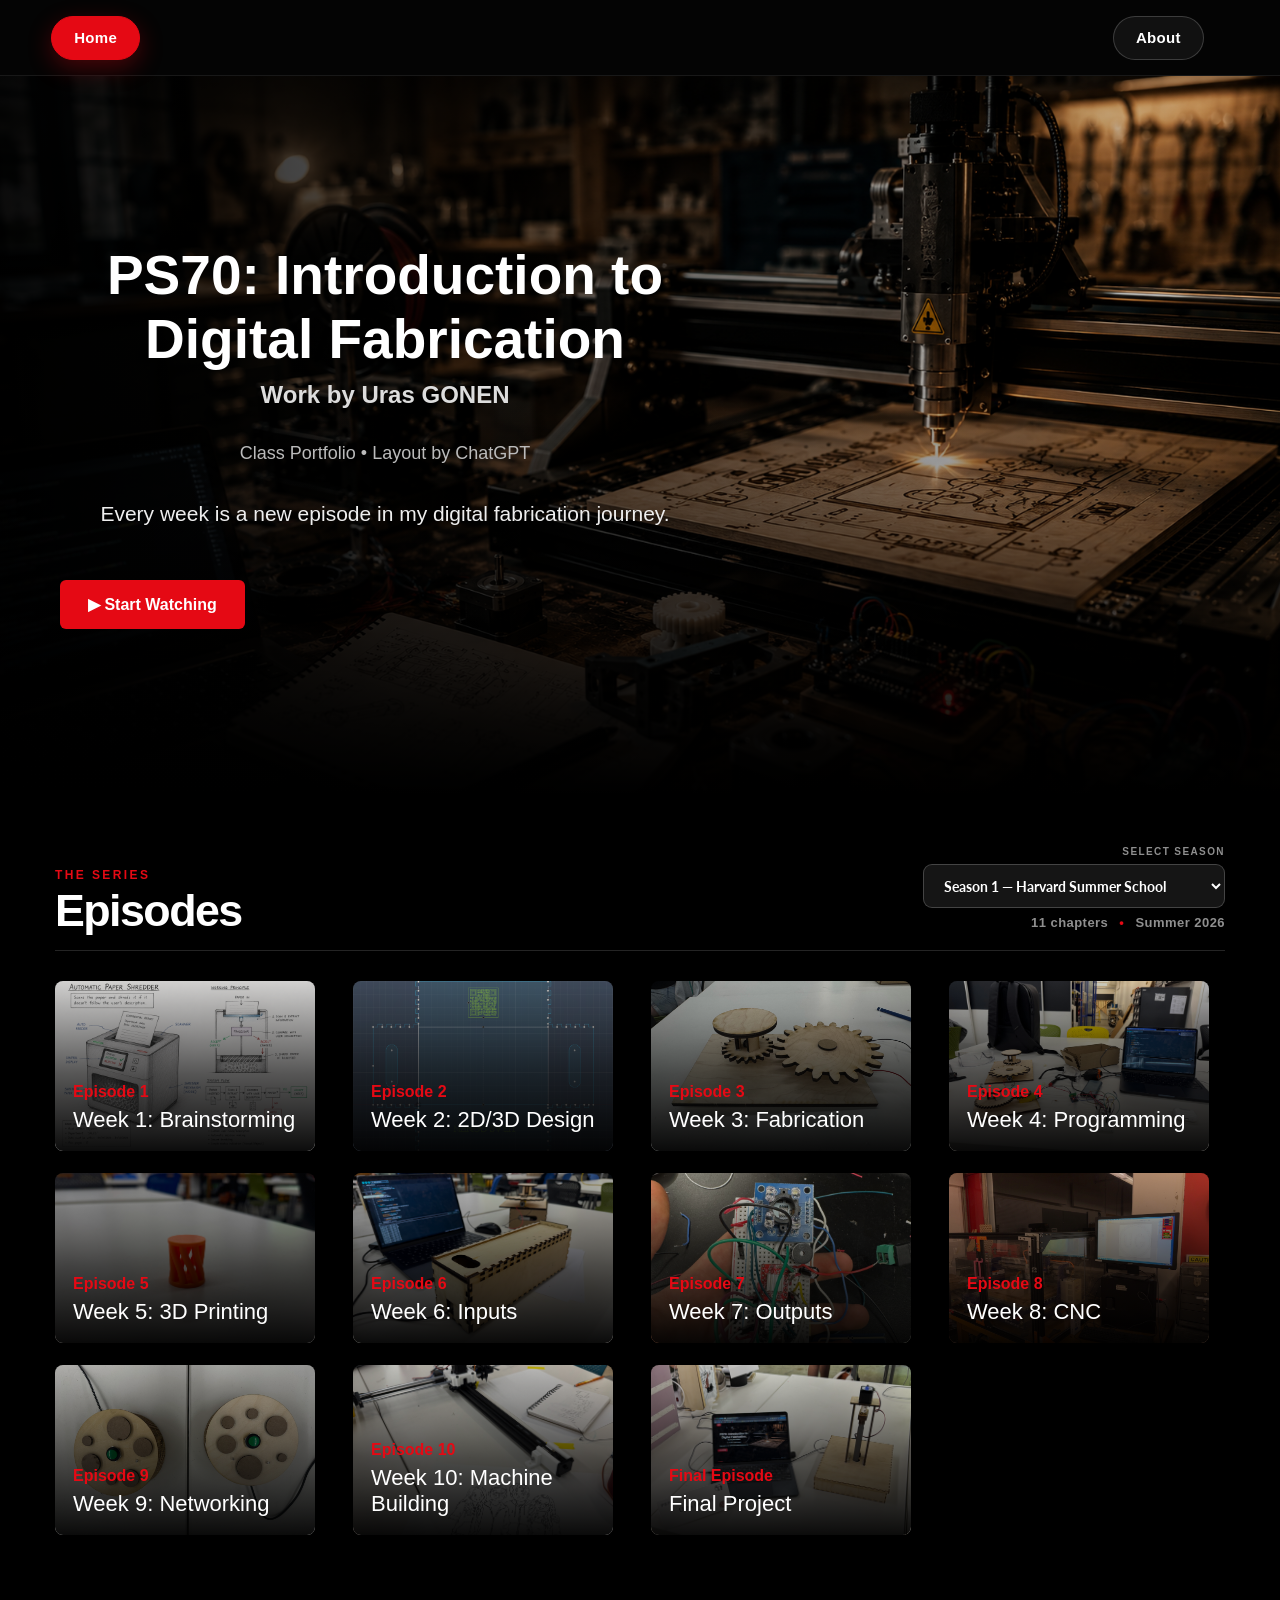
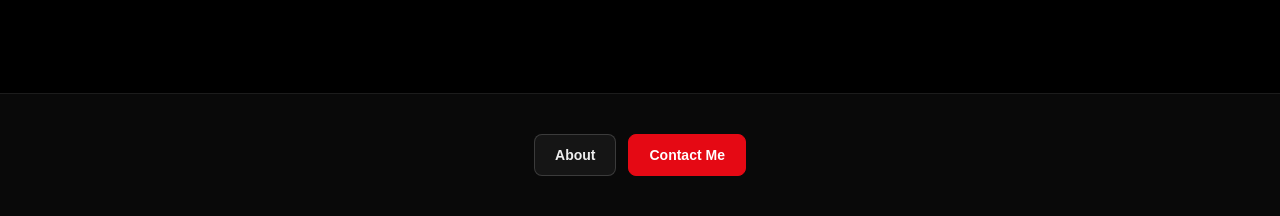
<file: index.html>
<!DOCTYPE html>
<html lang="en">

<head>
    <title>See config.js</title>
    <meta charset="UTF-8">
    <meta name="viewport" content="width=device-width, initial-scale=1.0">
    <meta http-equiv="X-UA-Compatible" content="ie=edge">
    <script>
        let introAlreadyPlayed = false;

        try {
            introAlreadyPlayed = Boolean(sessionStorage.getItem("ps70-intro-played"));
        } catch (error) {
            introAlreadyPlayed = Boolean(history.state && history.state.ps70IntroPlayed);
        }

        if (introAlreadyPlayed) {
            document.documentElement.classList.add("intro-seen");
        }
    </script>
    <link rel="stylesheet" href="./style.css">
</head>

<body>

    <div class="site-intro" aria-hidden="true">
        <div class="intro-light-field"></div>
        <div class="intro-medallion">
            <span class="intro-monogram">UG</span>
        </div>
        <p class="intro-caption">Digital Fabrication</p>
    </div>

    <div class="finale-intro" aria-hidden="true">
        <div class="finale-intro-light-field" aria-hidden="true"></div>
        <div class="finale-intro-vignette" aria-hidden="true"></div>

        <div class="finale-intro-sequence" aria-live="polite">
            <section class="finale-frame finale-frame--title">
                <p class="finale-eyebrow">A Final Project by Uras Gonen</p>
                <h2>Chromatic <span>Sorter</span></h2>
            </section>

            <section class="finale-frame finale-frame--stat finale-frame--hours">
                <strong>26</strong>
                <p>hours straight<br>in the lab</p>
            </section>

            <section class="finale-frame finale-frame--stat finale-frame--burnt">
                <strong>Many</strong>
                <p>things burnt through</p>
            </section>

            <section class="finale-frame finale-frame--stat finale-frame--caffeine">
                <strong>4</strong>
                <p>caffeine drinks</p>
            </section>

            <section class="finale-frame finale-frame--last">
                <p>The Final Episode</p>
                <h2>Begins Now</h2>
            </section>
        </div>

        <button class="finale-skip" type="button">Skip intro</button>
    </div>

    <nav>
        <a id="home" class="nav-button" href="./index.html" aria-current="page">Home</a>
        
        <a class="nav-button" href="./about.html">About</a>
    </nav>

    <section class="hero">
        <div class="hero-content">
            <h1>PS70: Introduction to Digital Fabrication</h1>
            <h2>Work by <span id="student-name"></span></h2>

            <p class="series-tag">Class Portfolio • Layout by ChatGPT</p>

            <p class="description">
                Every week is a new episode in my digital fabrication journey.
            </p>

            <a class="play-button" href="#work">▶ Start Watching</a>
        </div>
    </section>

    <section id="final-project">
        <!-- Put an image or video of your final project here when it's complete! -->
    </section>

    <section id="work" class="episodes">

        <header class="episodes-heading">
            <div>
                <p class="episodes-kicker">The Series</p>
                <h2>Episodes</h2>
            </div>
            <div class="season-controls">
                <label for="season-selector">Select season</label>
                <select id="season-selector">
                    <option value="season-1">Season 1 — Harvard Summer School</option>
                    <option value="season-2">Season 2 — Personal Projects</option>
                </select>
                <p id="season-summary" class="episodes-count" aria-live="polite">
                    11 chapters <span aria-hidden="true">•</span> Summer 2026
                </p>
            </div>
        </header>

        <div class="episode-row" data-season-panel="season-1">

            <a class="episode-card" href="./01_intro/index.html" style="background-image: url('./images/papershredderskechgpt.png')">
                <div class="episode-number">Episode 1</div>
                <h3>Week 1: Brainstorming</h3>
            </a>

            <a class="episode-card" href="./02_2Ddesign/index.html" style="background-image: url('./images/week2.png')">
                <div class="episode-number">Episode 2</div>
                <h3>Week 2: 2D/3D Design</h3>
            </a>

            <a class="episode-card" href="./03_fabrication/index.html" style="background-image: url('./images/foto1.png')">
                <div class="episode-number">Episode 3</div>
                <h3>Week 3: Fabrication</h3>
            </a>

            <a class="episode-card" href="./04_microcontroller/index.html" style="background-image: url('./images/week4.jpeg')">
                <div class="episode-number">Episode 4</div>
                <h3>Week 4: Programming</h3>
            </a>

            <a class="episode-card" href="./05_3Dprinting/index.html" style="background-image: url('./images/finale.jpeg')">
                <div class="episode-number">Episode 5</div>
                <h3>Week 5: 3D Printing</h3>
            </a>

            <a class="episode-card" href="./06_inputs/index.html" style="background-image: url('./images/box1.jpeg')">
                <div class="episode-number">Episode 6</div>
                <h3>Week 6: Inputs</h3>
            </a>

            <a class="episode-card" href="./07_outputs/index.html" style="background-image: url('./images/MVP.jpeg')">
                <div class="episode-number">Episode 7</div>
                <h3>Week 7: Outputs</h3>
            </a>

            <a class="episode-card" href="./08_cnc/index.html" style="background-image: url('./images/cnc.JPG')">
                <div class="episode-number">Episode 8</div>
                <h3>Week 8: CNC</h3>
            </a>

            <a class="episode-card" href="https://mertsgthub.github.io/PHYS-12/09_networking/index.html" style="background-image: url('./images/mert.jpeg')">
                <div class="episode-number">Episode 9</div>
                <h3>Week 9: Networking</h3>
            </a>

            <a class="episode-card" href="https://claudiamp.github.io/phys-s-12/10_machine/index.html" style="background-image: url('./images/aidraw.jpeg')">
                <div class="episode-number">Episode 10</div>
                <h3>Week 10: Machine Building</h3>
            </a>

            <a class="episode-card finale" href="./13_finalproject/index.html">
                <div class="episode-number">Final Episode</div>
                <h3>Final Project</h3>
            </a>

        </div>

        <div class="episode-row" data-season-panel="season-2" hidden>

            <article class="episode-card episode-card--blank">
                <span class="blank-card-plus" aria-hidden="true">+</span>
                <div class="episode-number">Project 1</div>
                <h3>Untitled Project</h3>
            </article>

            <article class="episode-card episode-card--blank">
                <span class="blank-card-plus" aria-hidden="true">+</span>
                <div class="episode-number">Project 2</div>
                <h3>Untitled Project</h3>
            </article>

            <article class="episode-card episode-card--blank">
                <span class="blank-card-plus" aria-hidden="true">+</span>
                <div class="episode-number">Project 3</div>
                <h3>Untitled Project</h3>
            </article>

            <article class="episode-card episode-card--blank">
                <span class="blank-card-plus" aria-hidden="true">+</span>
                <div class="episode-number">Project 4</div>
                <h3>Untitled Project</h3>
            </article>

            <article class="episode-card episode-card--blank">
                <span class="blank-card-plus" aria-hidden="true">+</span>
                <div class="episode-number">Project 5</div>
                <h3>Untitled Project</h3>
            </article>

            <article class="episode-card episode-card--blank">
                <span class="blank-card-plus" aria-hidden="true">+</span>
                <div class="episode-number">Project 6</div>
                <h3>Untitled Project</h3>
            </article>

        </div>

    </section>

    <footer>See config.js</footer>

    <script src="./config.js"></script>
    <script src="./intro.js?v=2"></script>
    <script src="./season-selector.js?v=1"></script>
    <script src="./finale-intro.js?v=1"></script>
    <script src="./episode-transition.js?v=9"></script>

</body>

</html>
</file>
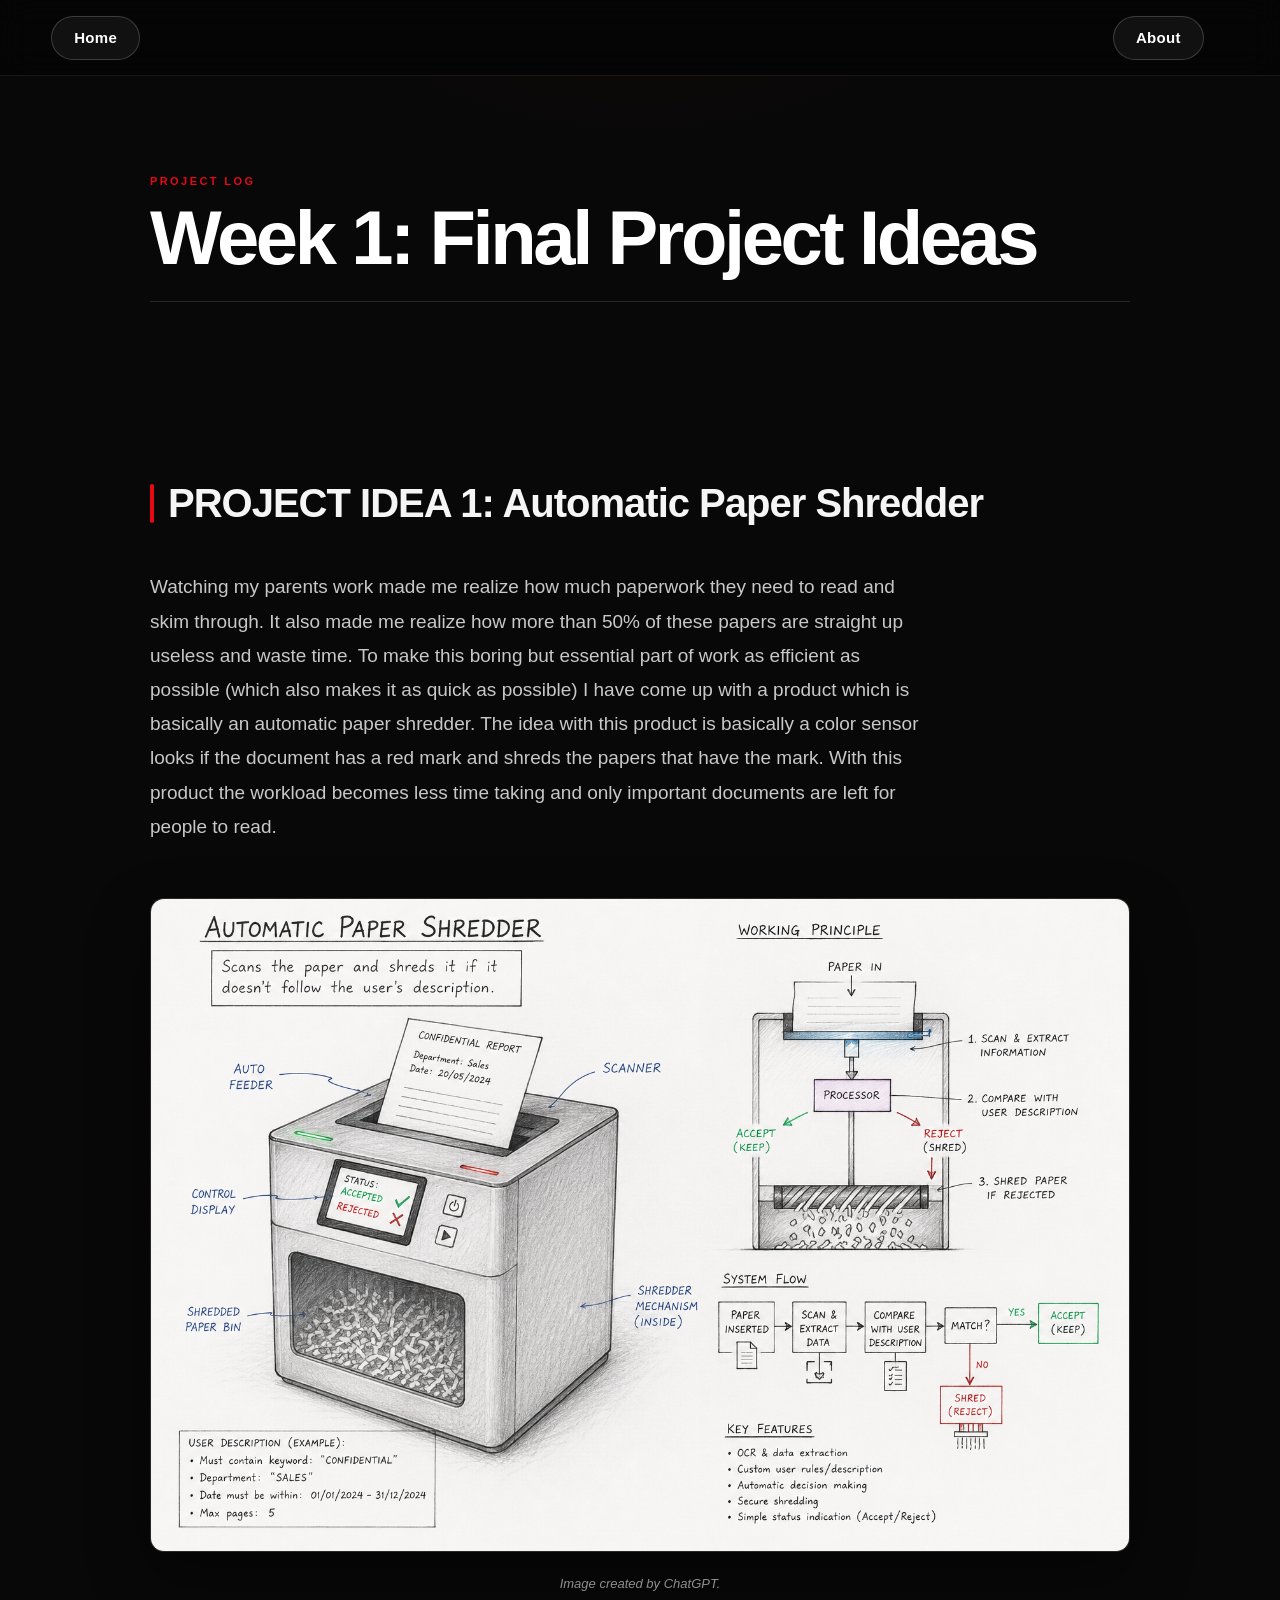
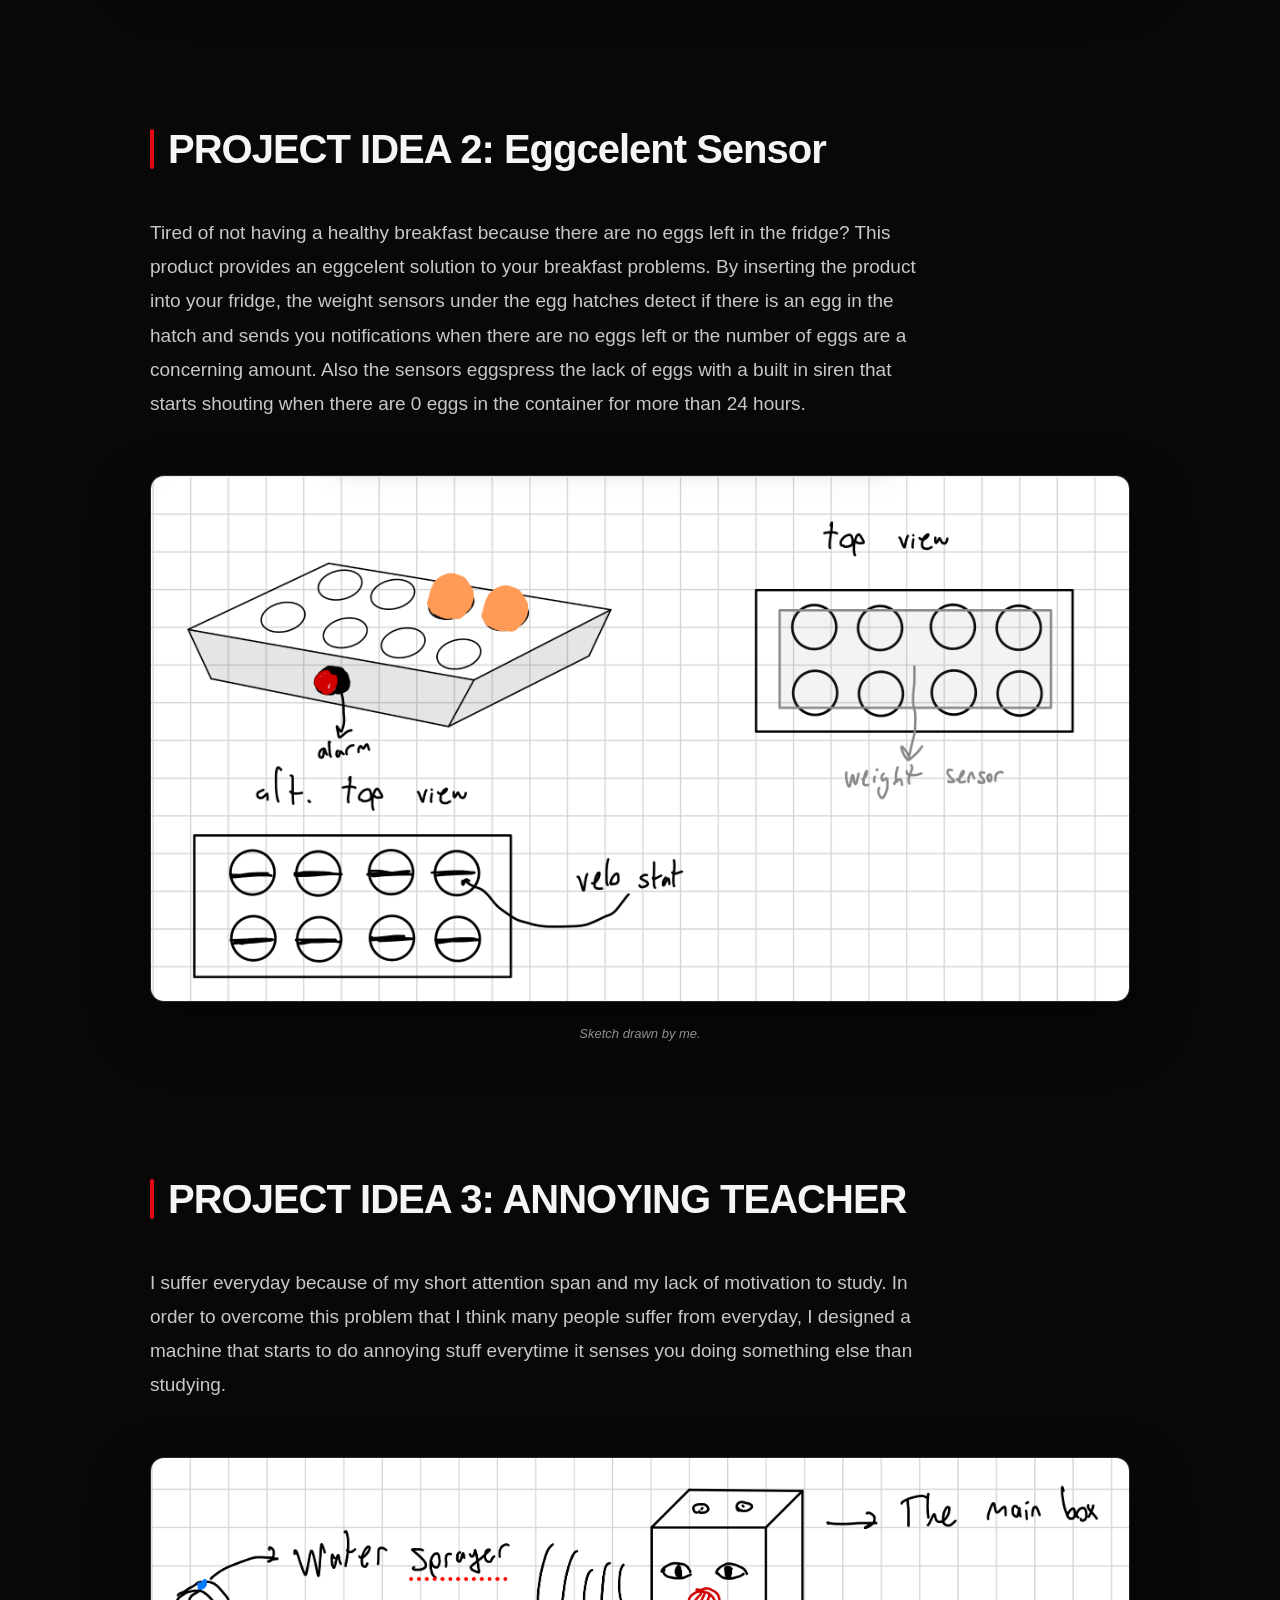
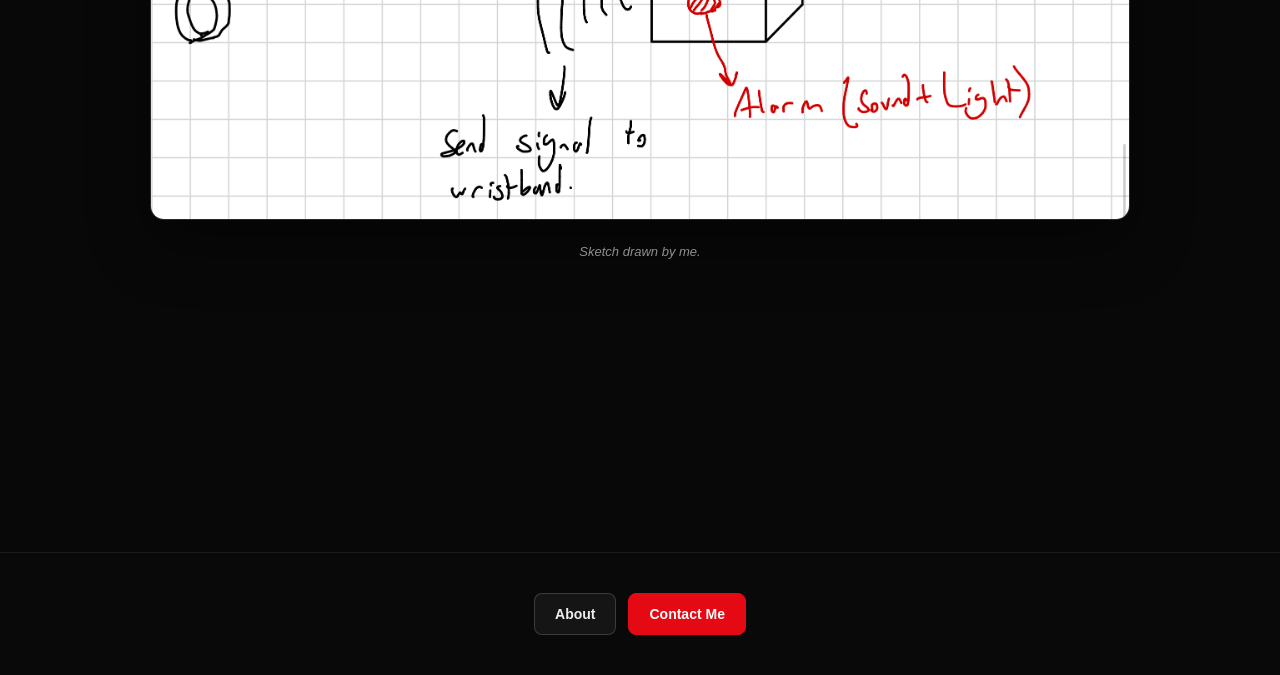
<file: 01_intro/index.html>
<!DOCTYPE html>
<html lang="en" class="episode-page">
  <head>
    <title>See config.js</title>
    <meta charset="UTF-8">
    <meta name="viewport" content="width=device-width, initial-scale=1.0">
    <meta http-equiv="X-UA-Compatible" content="ie=edge">
    <link rel="stylesheet" href="../style.css">
  </head>

  <nav>
    <a id="home" class="nav-button" href="../index.html">Home</a>
    <a class="nav-button" href="../about.html">About</a>
  </nav>

  <body>
    <section class="blog">

      <h1>Week 1: Final Project Ideas</h1>

      <h2>PROJECT IDEA 1: Automatic Paper Shredder</h2>

      <p>
        Watching my parents work made me realize how much paperwork they need to read and skim through. It also made me realize how more than 50% of these papers are straight up useless and waste time. To make this boring but essential part of work as efficient as possible (which also makes it as quick as possible) I have come up with a product which is basically an automatic paper shredder. The idea with this product is basically a color sensor looks if the document has a red mark and shreds the papers that have the mark. With this product the workload becomes less time taking and only important documents are left for people to read.
      </p>

      <!-- Media should be put in the asset folder of their respective week -->
      <img src="./Assets//papershredderskechgpt.png" alt="">
      <p class="caption">Image created by ChatGPT.</p>

      <h2>PROJECT IDEA 2: Eggcelent Sensor</h2>

      <p>
        Tired of not having a healthy breakfast because there are no eggs left in the fridge? This product provides an eggcelent solution to your breakfast problems. By inserting the product into your fridge, the weight sensors under the egg hatches detect if there is an egg in the hatch and sends you notifications when there are no eggs left or the number of eggs are a concerning amount. Also the sensors eggspress the lack of eggs with a built in siren that starts shouting when there are 0 eggs in the container for more than 24 hours.

      </p>

      <img src="./Assets//INTRO TO FAB.png" alt="">
      <p class="caption">Sketch drawn by me.</p>


      <h2>PROJECT IDEA 3: ANNOYING TEACHER</h2>

      <p>
        I suffer everyday because of my short attention span and my lack of motivation to study. In order to overcome this problem that I think many people suffer from everyday, I designed a machine that starts to do annoying stuff everytime it senses you doing something else than studying. 
        
      </p>

      <img src="./Assets//INTRO TO FABtwo.png" alt="">
      <p class="caption">Sketch drawn by me.</p>


    </section>
  </body>

  <footer>See config.js</footer>

  <script src="../config.js"></script>
  <script src="../slideshow.js"></script>
</html>
</file>
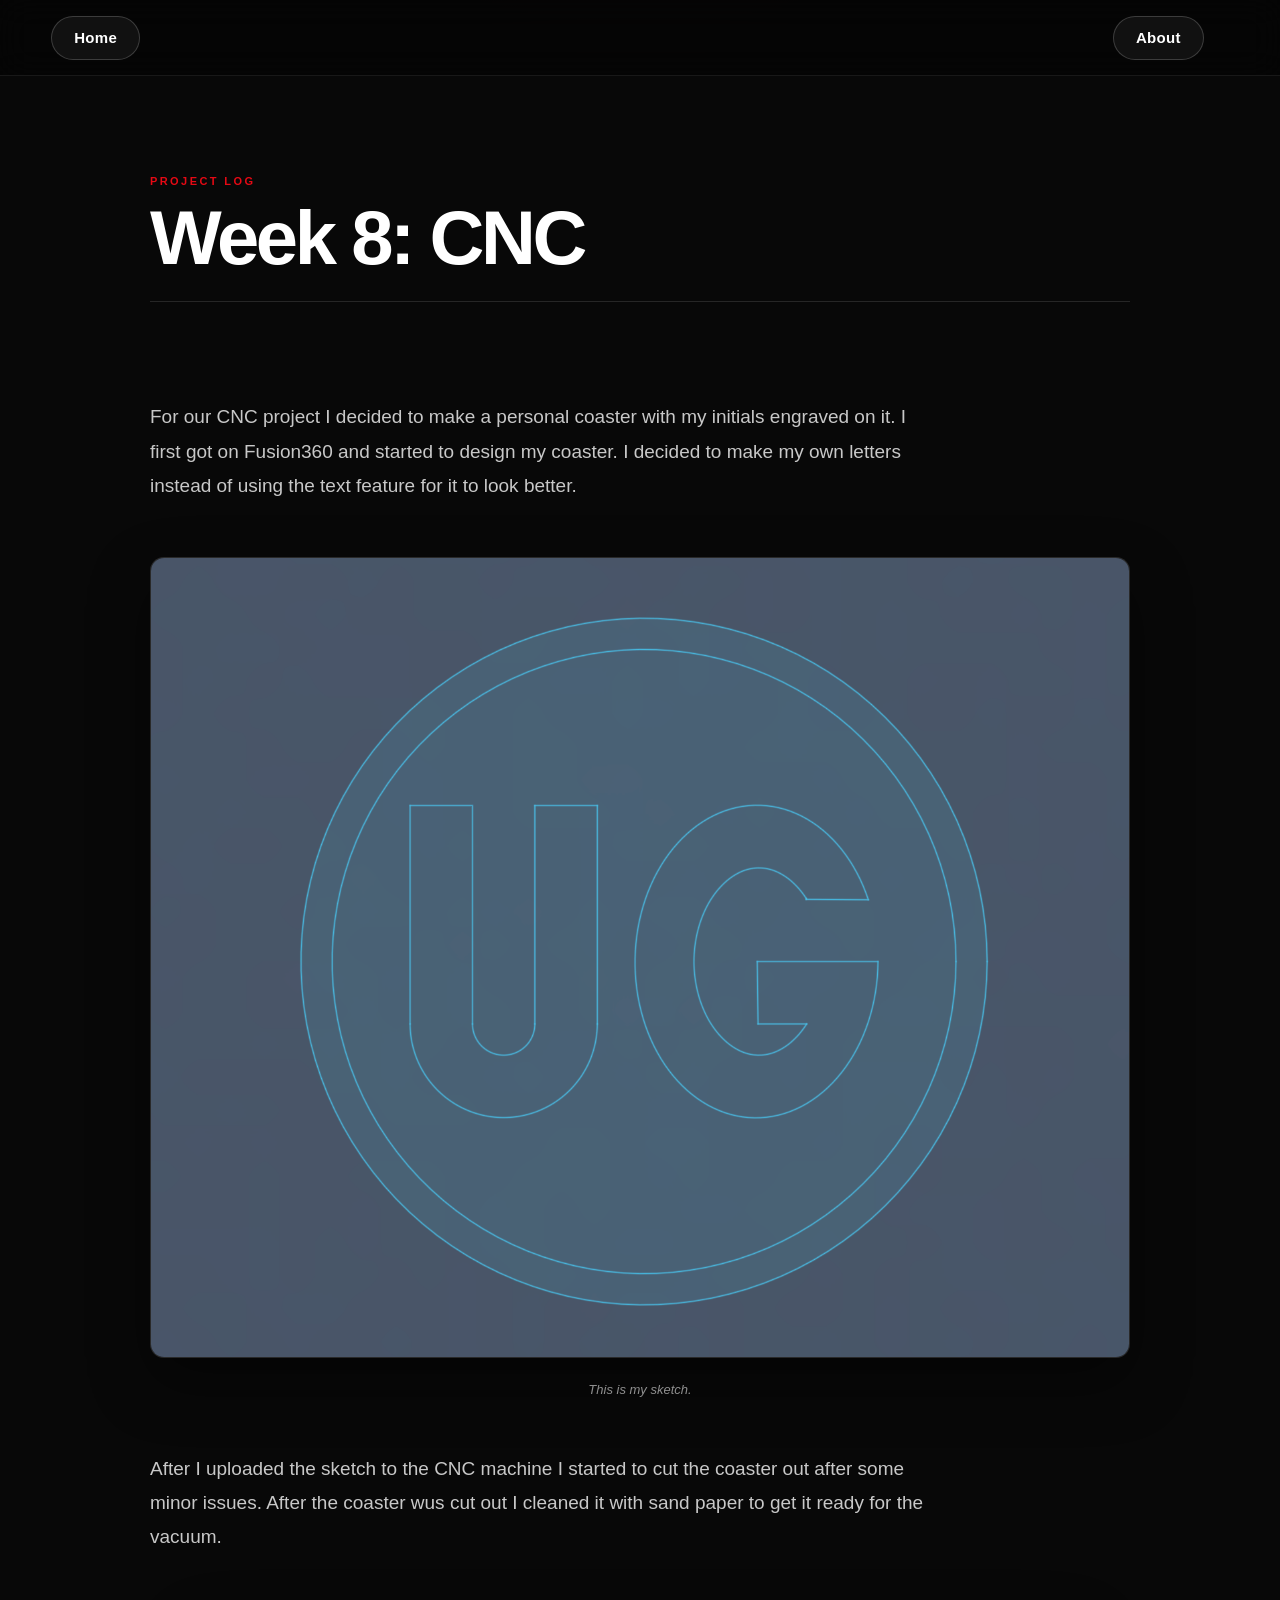
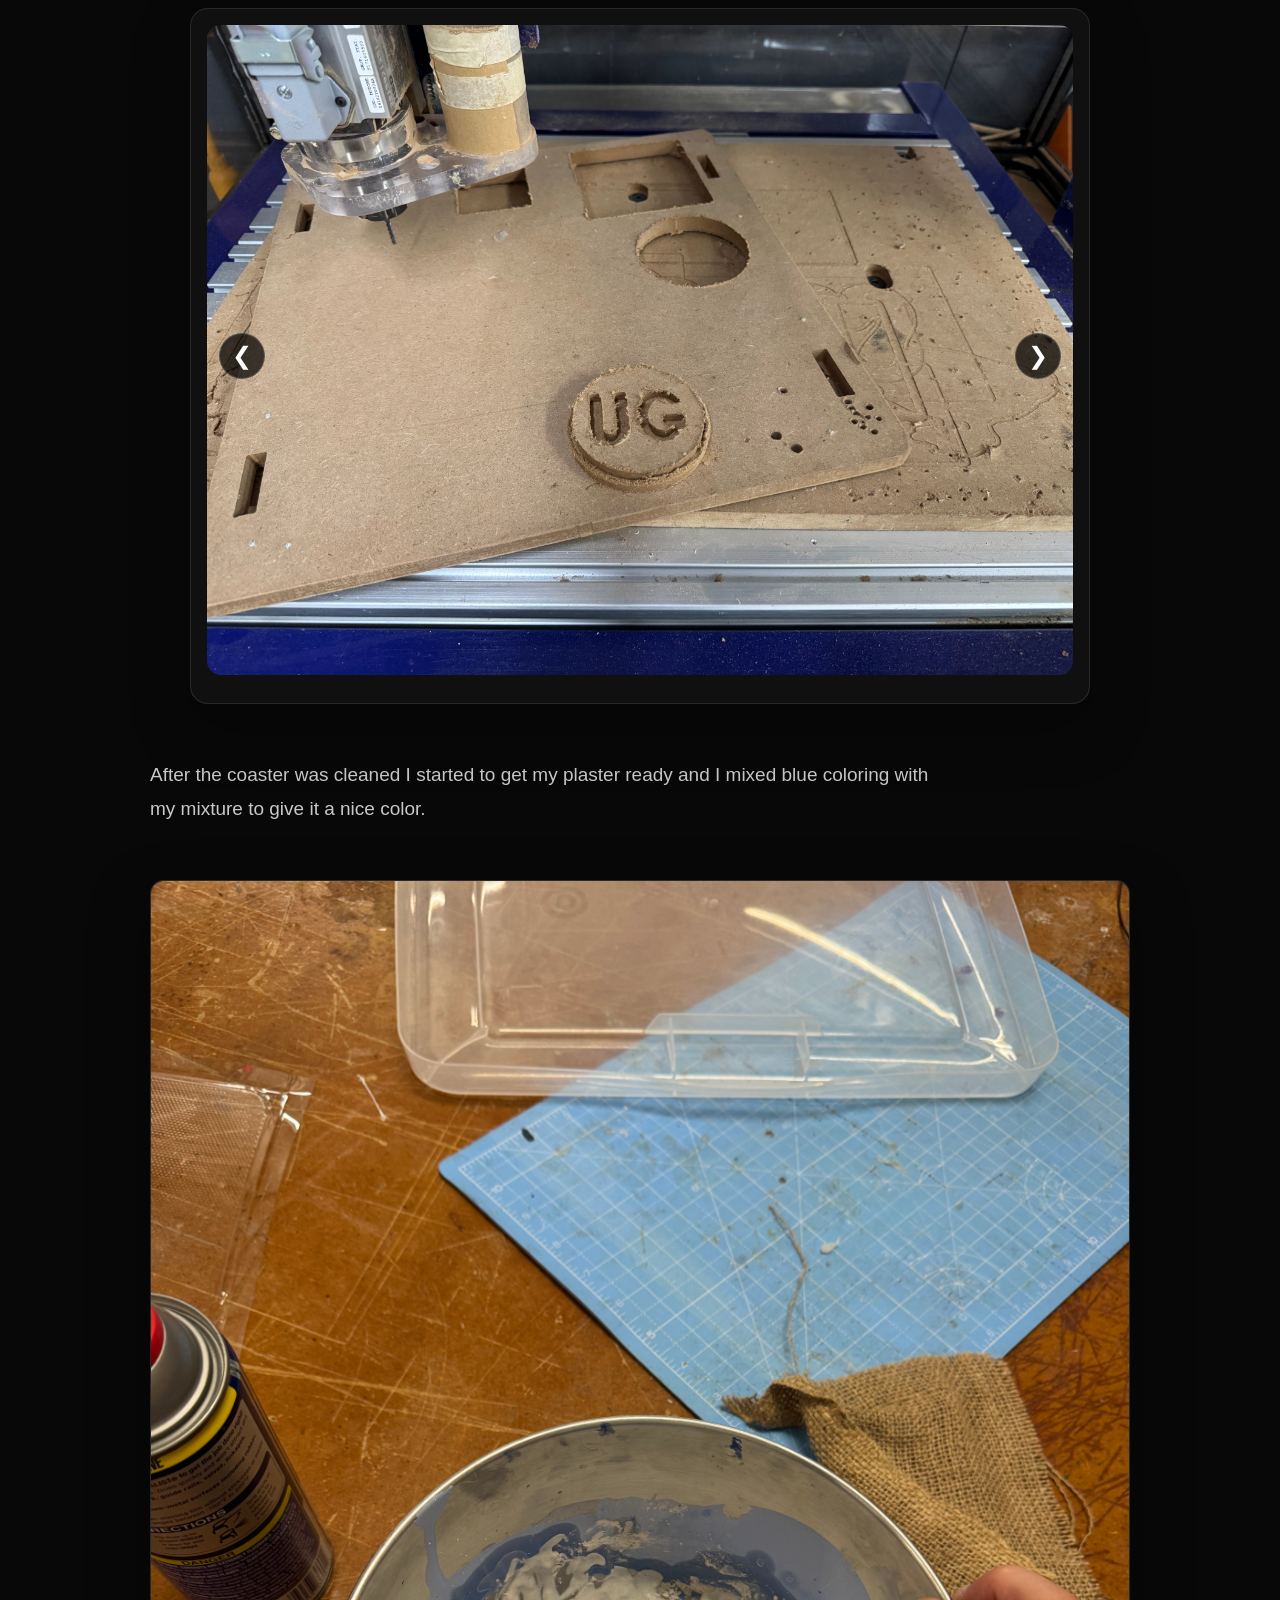
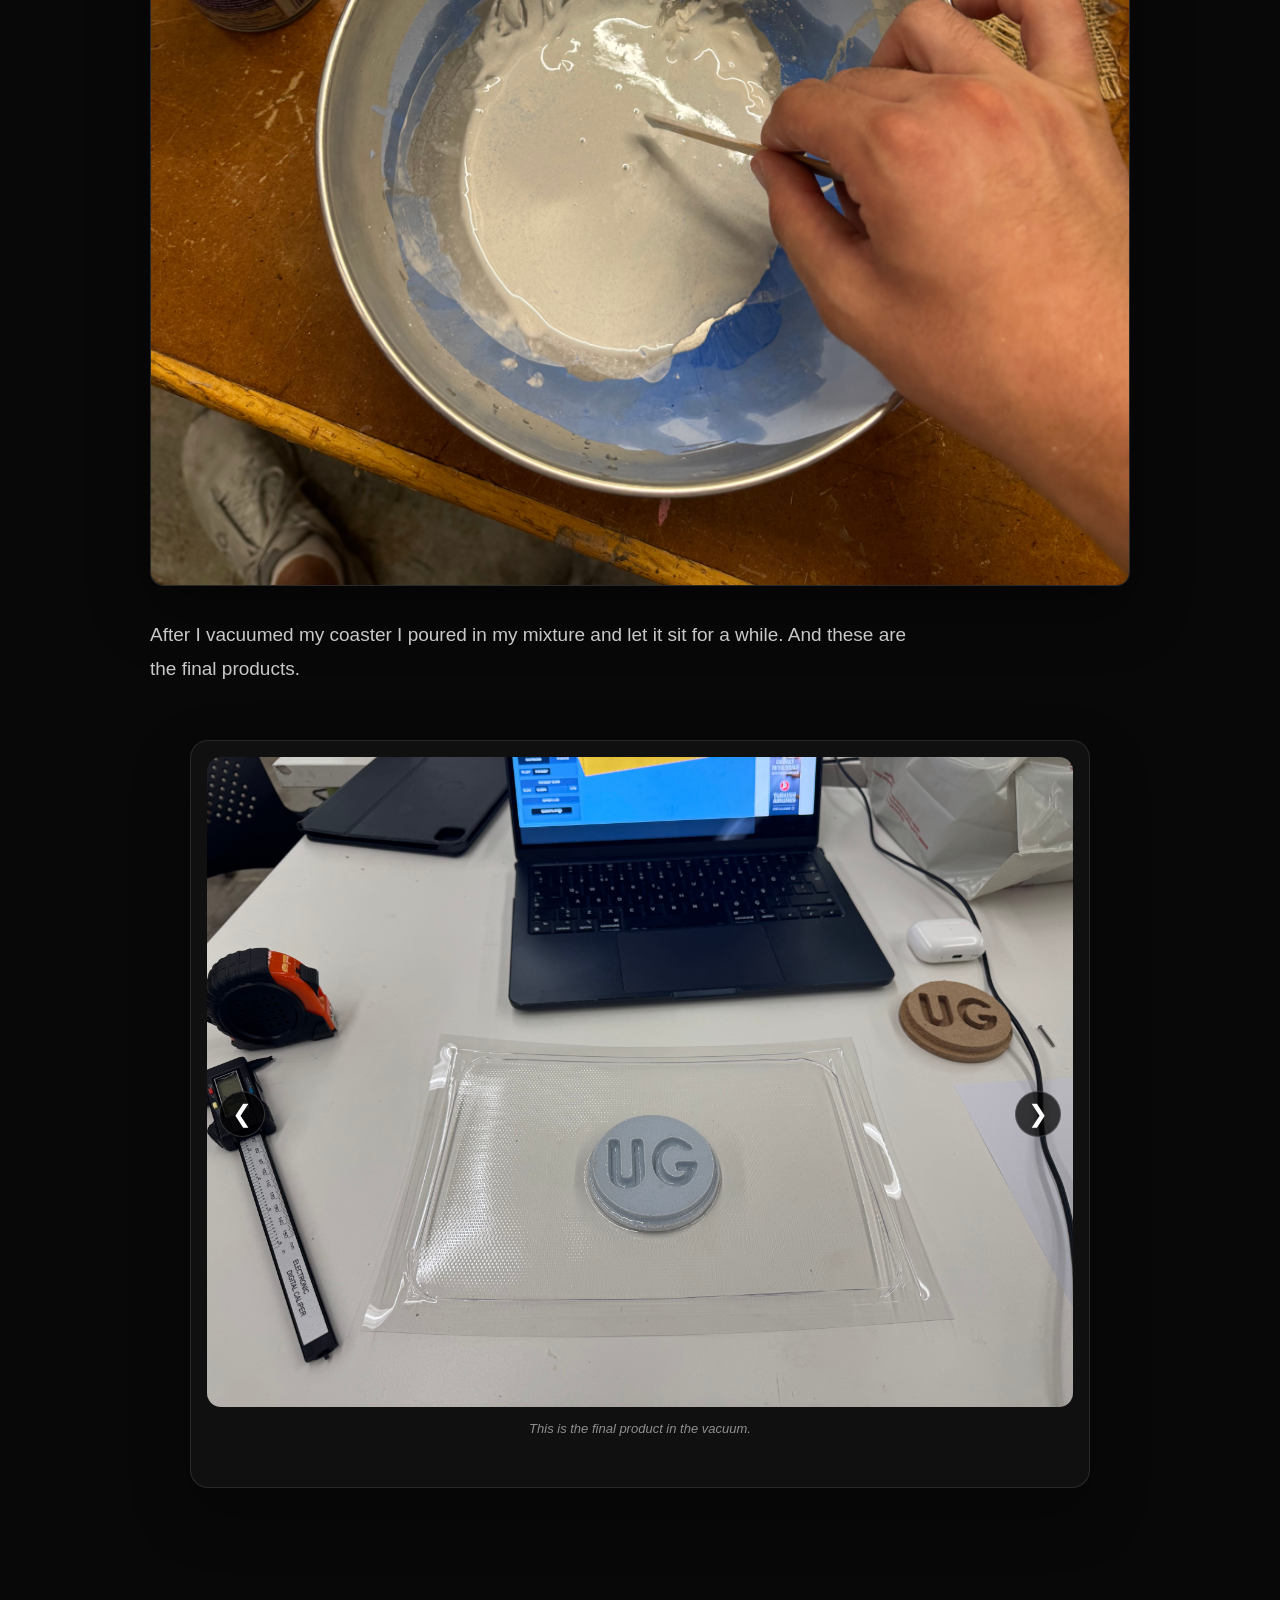
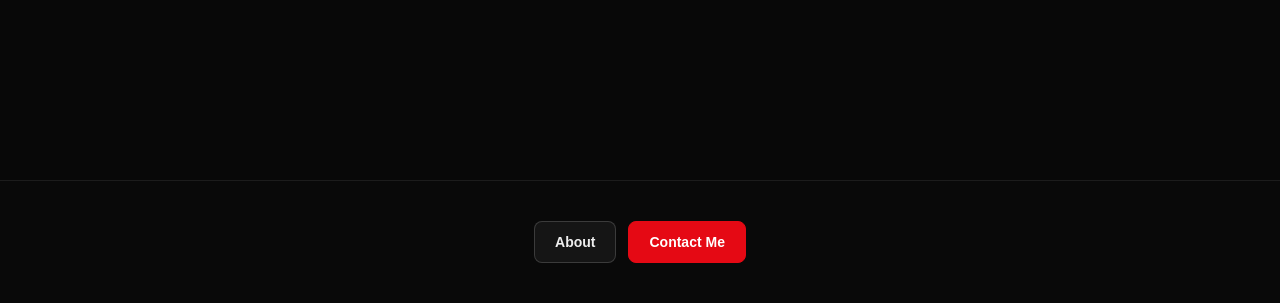
<file: 08_cnc/index.html>
<!DOCTYPE html>
<html lang="en" class="episode-page">
  <head>
    <title>See config.js</title>
    <meta charset="UTF-8">
    <meta name="viewport" content="width=device-width, initial-scale=1.0">
    <meta http-equiv="X-UA-Compatible" content="ie=edge">
    <link rel="stylesheet" href="../style.css">
  </head>

  <nav>
    <a id="home" class="nav-button" href="../index.html">Home</a>
    <a class="nav-button" href="../about.html">About</a>
  </nav>

  <body>
    <section class="blog">
      <h1>Week 8: CNC</h1>
      
      <p>
        For our CNC project I decided to make a personal coaster with my initials engraved on it. I first got on Fusion360 and started to design my coaster. I decided to make my own letters instead of using the text feature for it to look better.
      </p>

      <img src="./Assets/UGsketch.png" style="width: 500px; display: block; margin: 0 auto;">
      <p class="caption">This is my sketch.</p>

      <p>After I uploaded the sketch to the CNC machine I started to cut the coaster out after some minor issues. After the coaster wus cut out I cleaned it with sand paper to get it ready for the vacuum.</p>

      <div id="slideshow1" class="slideshow-container">
        <div class="slides">
          <img src="./Assets//cnc.jpeg" width = "600" style="display: block; margin-left: auto; margin-right: auto;" alt="Description">
        </div>
        <div class="slides">
          <img src="./Assets//cnc2.jpeg" width = "600" style="display: block; margin-left: auto; margin-right: auto;" alt="Description">
        </div>

        <a class="prev" onclick="plusSlides(-1, 'slideshow1')">&#10094;</a>
        <a class="next" onclick="plusSlides(1, 'slideshow1')">&#10095;</a>
      </div>
      
      <p>After the coaster was cleaned I started to get my plaster ready and I mixed blue coloring with my mixture to give it a nice color.</p>
<img src="./Assets/stir.jpeg" style="width: 500px; display: block; margin: 0 auto;">

      <p>After I vacuumed my coaster I poured in my mixture and let it sit for a while. And these are the final products.</p>

      <div id="slideshow2" class="slideshow-container">
        <div class="slides">
          <img src="./Assets//shape.jpeg" width = "600" style="display: block; margin-left: auto; margin-right: auto;" alt="Description">
          <p class="caption">This is the final product in the vacuum.</p>
        </div>
        <div class="slides">
          <img src="./Assets//pastel.jpeg" width = "600" style="display: block; margin-left: auto; margin-right: auto;" alt="Description">
        </div>
        <div class="slides">
          <img src="./Assets//sidebyside.jpeg" width = "600" style="display: block; margin-left: auto; margin-right: auto;" alt="Description">
          <p class="caption">This is the comparison.</p>
        </div>

        <a class="prev" onclick="plusSlides(-1, 'slideshow2')">&#10094;</a>
        <a class="next" onclick="plusSlides(1, 'slideshow2')">&#10095;</a>
      </div>

    </section>
  </body>

  <footer>See config.js</footer>

  <script src="../config.js"></script>
  <script src="../slideshow.js"></script>
</html>
</file>
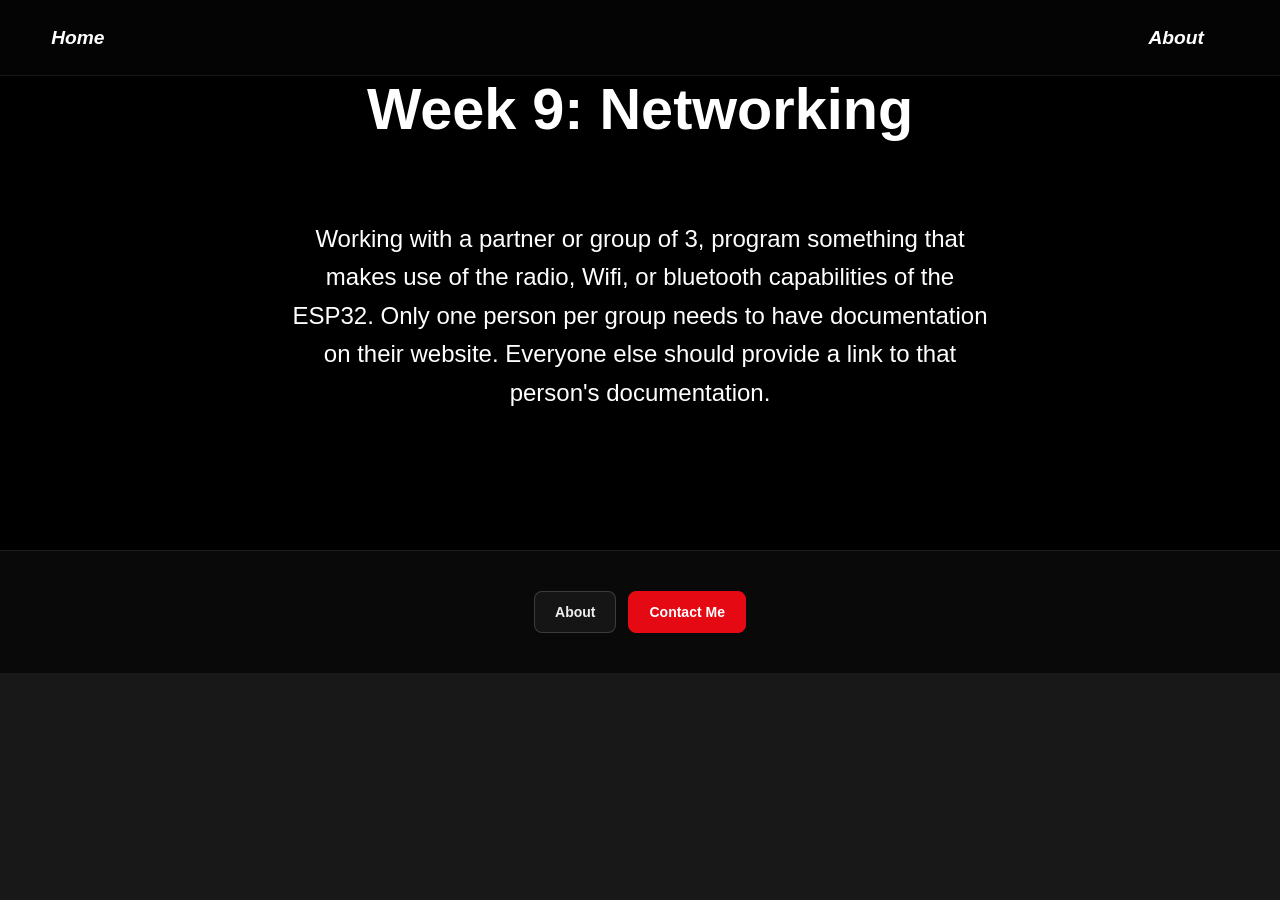
<file: 09_networking/index.html>
<!DOCTYPE html>
<html lang="en">
  <head>
    <title>See config.js</title>
    <meta charset="UTF-8">
    <meta name="viewport" content="width=device-width, initial-scale=1.0">
    <meta http-equiv="X-UA-Compatible" content="ie=edge">
    <link rel="stylesheet" href="../style.css">
  </head>

  <nav>
    <a id="home" href="../index.html">Home</a>
    <a href="../about.html">About</a>
  </nav>

  <body>
    <section class="blog">
      <h1>Week 9: Networking</h1>

      <p>Working with a partner or group of 3, program something that makes use of the radio, Wifi, or bluetooth capabilities of the ESP32. Only one person per group needs to have documentation on their website. Everyone else should provide a link to that person's documentation.</p>
      
    </section>
  </body>

  <footer>See config.js</footer>

  <script src="../config.js"></script>
  <script src="../slideshow.js"></script>
</html>
</file>
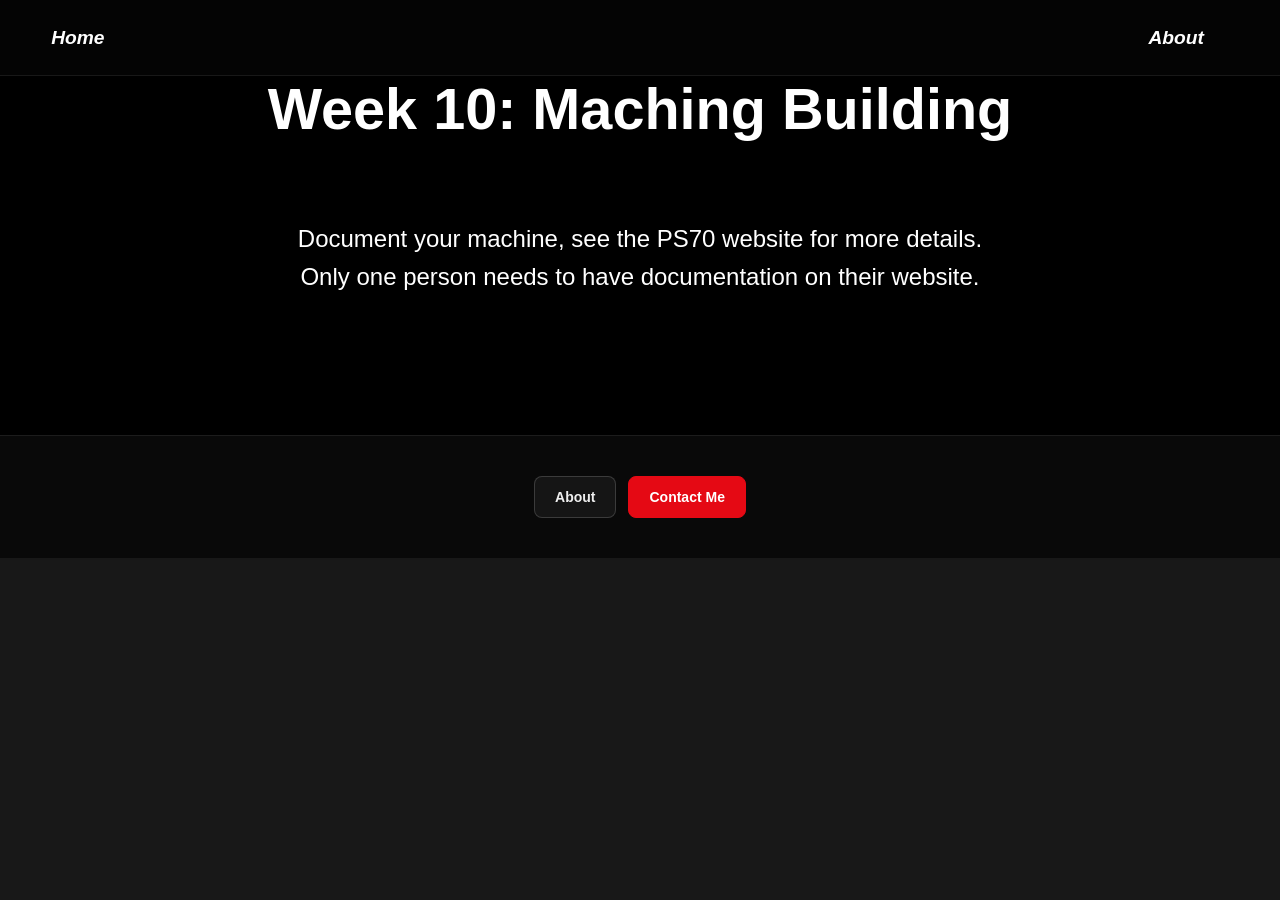
<file: 10_machine/index.html>
<!DOCTYPE html>
<html lang="en">
  <head>
    <title>See config.js</title>
    <meta charset="UTF-8">
    <meta name="viewport" content="width=device-width, initial-scale=1.0">
    <meta http-equiv="X-UA-Compatible" content="ie=edge">
    <link rel="stylesheet" href="../style.css">
  </head>

  <nav>
    <a id="home" href="../index.html">Home</a>
    <a href="../about.html">About</a>
  </nav>

  <body>
    <section class="blog">
      <h1>Week 10: Maching Building</h1>
      
      <p>Document your machine, see the PS70 website for more details. Only one person needs to have documentation on their website.</p>
    </section>
  </body>

  <footer>See config.js</footer>

  <script src="../config.js"></script>
  <script src="../slideshow.js"></script>
</html>
</file>
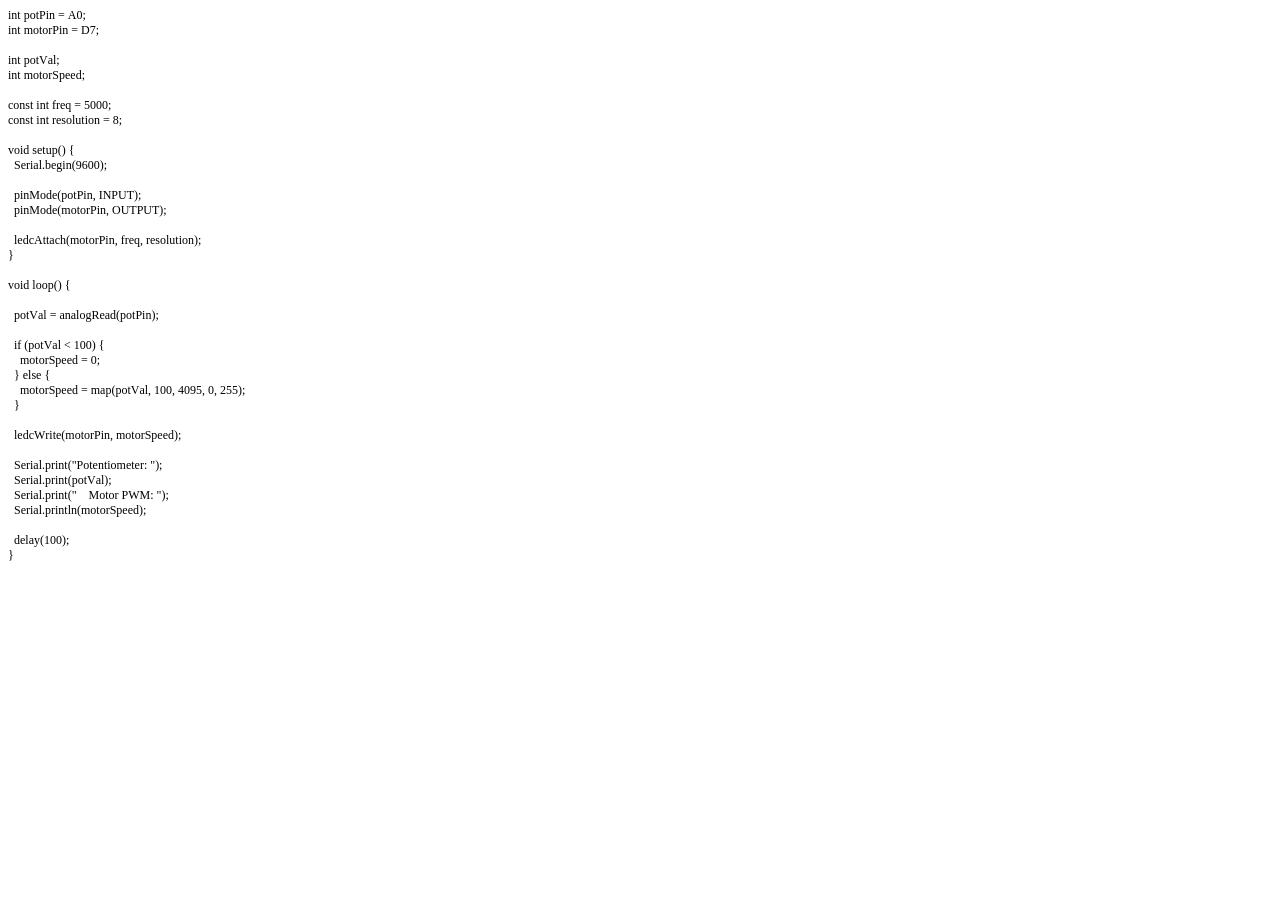
<file: 04_microcontroller/week4.html>
<!DOCTYPE html PUBLIC "-//W3C//DTD HTML 4.01//EN" "http://www.w3.org/TR/html4/strict.dtd">
<html>
<head>
  <meta http-equiv="Content-Type" content="text/html; charset=utf-8">
  <meta http-equiv="Content-Style-Type" content="text/css">
  <title></title>
  <meta name="Generator" content="Cocoa HTML Writer">
  <meta name="CocoaVersion" content="2685.6">
  <style type="text/css">
    p.p1 {margin: 0.0px 0.0px 0.0px 0.0px; font: 12.0px Menlo; -webkit-text-stroke: #c8d4d3}
    p.p2 {margin: 0.0px 0.0px 0.0px 0.0px; font: 12.0px Menlo; -webkit-text-stroke: #c8d4d3; min-height: 14.0px}
    p.p3 {margin: 0.0px 0.0px 0.0px 0.0px; font: 12.0px Menlo; -webkit-text-stroke: #e67510}
    p.p4 {margin: 0.0px 0.0px 0.0px 0.0px; font: 12.0px Menlo; -webkit-text-stroke: #5eb6b5}
    span.s1 {font-kerning: none; -webkit-text-stroke: 0px #198083}
    span.s2 {font-kerning: none}
    span.s3 {font-kerning: none; -webkit-text-stroke: 0px #5eb6b5}
    span.s4 {font-kerning: none; -webkit-text-stroke: 0px #e67510}
    span.s5 {font-kerning: none; -webkit-text-stroke: 0px #c8d4d3}
    span.s6 {font-kerning: none; -webkit-text-stroke: 0px #a757a4}
  </style>
</head>
<body>
<p class="p1"><span class="s1">int</span><span class="s2"> potPin = A0; <span class="Apple-converted-space">   </span></span></p>
<p class="p1"><span class="s1">int</span><span class="s2"> motorPin = D7; <span class="Apple-converted-space">   </span></span></p>
<p class="p2"><span class="s2"></span><br></p>
<p class="p1"><span class="s1">int</span><span class="s2"> potVal;</span></p>
<p class="p1"><span class="s1">int</span><span class="s2"> motorSpeed;</span></p>
<p class="p2"><span class="s2"></span><br></p>
<p class="p1"><span class="s1">const</span><span class="s2"> </span><span class="s1">int</span><span class="s2"> freq = </span><span class="s3">5000</span><span class="s2">;</span></p>
<p class="p1"><span class="s1">const</span><span class="s2"> </span><span class="s1">int</span><span class="s2"> resolution = </span><span class="s3">8</span><span class="s2">;<span class="Apple-converted-space"> </span></span></p>
<p class="p2"><span class="s2"></span><br></p>
<p class="p1"><span class="s1">void</span><span class="s2"> </span><span class="s4">setup</span><span class="s2">() {</span></p>
<p class="p3"><span class="s5"><span class="Apple-converted-space">  </span></span><span class="s2">Serial</span><span class="s5">.</span><span class="s2">begin</span><span class="s5">(</span><span class="s3">9600</span><span class="s5">);</span></p>
<p class="p2"><span class="s2"></span><br></p>
<p class="p1"><span class="s2"><span class="Apple-converted-space">  </span></span><span class="s4">pinMode</span><span class="s2">(potPin, INPUT);</span></p>
<p class="p1"><span class="s2"><span class="Apple-converted-space">  </span></span><span class="s4">pinMode</span><span class="s2">(motorPin, OUTPUT);</span></p>
<p class="p2"><span class="s2"></span><br></p>
<p class="p1"><span class="s2"><span class="Apple-converted-space">  </span></span><span class="s4">ledcAttach</span><span class="s2">(motorPin, freq, resolution);</span></p>
<p class="p1"><span class="s2">}</span></p>
<p class="p2"><span class="s2"></span><br></p>
<p class="p1"><span class="s1">void</span><span class="s2"> </span><span class="s4">loop</span><span class="s2">() {</span></p>
<p class="p2"><span class="s2"><span class="Apple-converted-space"> </span></span></p>
<p class="p1"><span class="s2"><span class="Apple-converted-space">  </span>potVal = </span><span class="s4">analogRead</span><span class="s2">(potPin);</span></p>
<p class="p2"><span class="s2"></span><br></p>
<p class="p1"><span class="s2"><span class="Apple-converted-space">  </span></span><span class="s6">if</span><span class="s2"> (potVal &lt; </span><span class="s3">100</span><span class="s2">) {</span></p>
<p class="p1"><span class="s2"><span class="Apple-converted-space">    </span>motorSpeed = </span><span class="s3">0</span><span class="s2">;</span></p>
<p class="p1"><span class="s2"><span class="Apple-converted-space">  </span>} </span><span class="s6">else</span><span class="s2"> {</span></p>
<p class="p1"><span class="s2"><span class="Apple-converted-space">    </span>motorSpeed = </span><span class="s4">map</span><span class="s2">(potVal, </span><span class="s3">100</span><span class="s2">, </span><span class="s3">4095</span><span class="s2">, </span><span class="s3">0</span><span class="s2">, </span><span class="s3">255</span><span class="s2">);</span></p>
<p class="p1"><span class="s2"><span class="Apple-converted-space">  </span>}</span></p>
<p class="p2"><span class="s2"></span><br></p>
<p class="p1"><span class="s2"><span class="Apple-converted-space">  </span></span><span class="s4">ledcWrite</span><span class="s2">(motorPin, motorSpeed);</span></p>
<p class="p2"><span class="s2"></span><br></p>
<p class="p4"><span class="s5"><span class="Apple-converted-space">  </span></span><span class="s4">Serial</span><span class="s5">.</span><span class="s4">print</span><span class="s5">(</span><span class="s2">"Potentiometer: "</span><span class="s5">);</span></p>
<p class="p1"><span class="s2"><span class="Apple-converted-space">  </span></span><span class="s4">Serial</span><span class="s2">.</span><span class="s4">print</span><span class="s2">(potVal);</span></p>
<p class="p4"><span class="s5"><span class="Apple-converted-space">  </span></span><span class="s4">Serial</span><span class="s5">.</span><span class="s4">print</span><span class="s5">(</span><span class="s2">"<span class="Apple-converted-space">    </span>Motor PWM: "</span><span class="s5">);</span></p>
<p class="p1"><span class="s2"><span class="Apple-converted-space">  </span></span><span class="s4">Serial</span><span class="s2">.</span><span class="s4">println</span><span class="s2">(motorSpeed);</span></p>
<p class="p2"><span class="s2"></span><br></p>
<p class="p1"><span class="s2"><span class="Apple-converted-space">  </span></span><span class="s4">delay</span><span class="s2">(</span><span class="s3">100</span><span class="s2">);</span></p>
<p class="p1"><span class="s2">}</span></p>
</body>
</html>
</file>
<file: style.css>
@import url('https://fonts.googleapis.com/css2?family=Lato:ital,wght@0,100;0,300;0,400;0,700;0,900;1,100;1,300;1,400;1,700;1,900&display=swap');
@import url('https://fonts.googleapis.com/css2?family=Lato:ital,wght@0,100;0,300;0,400;0,700;0,900;1,100;1,300;1,400;1,700;1,900&family=Roboto+Mono:ital,wght@0,100..700;1,100..700&display=swap');

:root {
  --secondary-background-color: color-mix(in srgb, var(--text-color) 8%, var(--background-color) 92%);
  --accent-color: #FFFFFF;
}

*,
*::before,
*::after {
  margin: 0;
  padding: 0;
  box-sizing: inherit;
}

html {
  color: var(--text-color);
  background-color: var(--background-color);
  font-family: var(--font-family);
  box-sizing: border-box;
}

/* Cinematic first-visit intro */
.site-intro {
  position: fixed;
  inset: 0;
  z-index: 20000;
  display: grid;
  place-items: center;
  overflow: hidden;
  background:
    radial-gradient(circle at center, rgba(69, 0, 5, 0.26), transparent 36%),
    #030303;
  opacity: 1;
  transition: opacity 650ms ease;
}

.intro-seen .site-intro {
  display: none;
}

.intro-playing {
  overflow: hidden;
}

.site-intro--finished {
  opacity: 0;
  pointer-events: none;
}

.intro-light-field {
  position: absolute;
  inset: -30%;
  background:
    repeating-linear-gradient(
      87deg,
      transparent 0 7%,
      rgba(229, 9, 20, 0.08) 7.4%,
      transparent 8.2% 15%
    ),
    linear-gradient(90deg, transparent 35%, rgba(229, 9, 20, 0.42), transparent 65%);
  filter: blur(7px);
  opacity: 0;
  transform: scaleX(0.25);
  animation: intro-light-reveal 3.5s cubic-bezier(0.22, 1, 0.36, 1) both;
}

.intro-medallion {
  position: relative;
  width: clamp(10rem, 25vw, 17rem);
  aspect-ratio: 1;
  display: grid;
  place-items: center;
  border: clamp(0.35rem, 0.8vw, 0.65rem) solid #5d050a;
  border-radius: 50%;
  background:
    radial-gradient(circle at 34% 27%, #f12b36 0%, #b00610 27%, #65040a 58%, #1a0204 100%);
  box-shadow:
    0 0 0 2px rgba(255, 111, 119, 0.26) inset,
    0 0 0 13px rgba(31, 0, 2, 0.92),
    0 0 80px rgba(229, 9, 20, 0.6),
    0 25px 70px rgba(0, 0, 0, 0.9);
  opacity: 0;
  transform: perspective(900px) scale(0.12) rotateY(-38deg);
  animation: intro-medallion-arrive 3.2s cubic-bezier(0.16, 1, 0.3, 1) 150ms both;
}

.intro-medallion::before,
.intro-medallion::after {
  content: "";
  position: absolute;
  border-radius: 50%;
  pointer-events: none;
}

.intro-medallion::before {
  inset: 7%;
  border: 1px solid rgba(255, 151, 157, 0.32);
  box-shadow: 0 0 22px rgba(255, 61, 72, 0.38) inset;
}

.intro-medallion::after {
  inset: 0;
  background: linear-gradient(128deg, rgba(255, 255, 255, 0.24), transparent 32%, transparent 66%, rgba(0, 0, 0, 0.5));
}

.intro-monogram {
  position: relative;
  z-index: 2;
  color: #200104;
  font-family: "Lato", sans-serif;
  font-size: clamp(4.8rem, 12vw, 8.8rem);
  font-weight: 900;
  letter-spacing: -0.1em;
  line-height: 1;
  transform: translateX(-0.04em);
  text-shadow:
    -2px -2px 1px rgba(255, 94, 103, 0.38),
    2px 3px 2px rgba(0, 0, 0, 0.85),
    0 0 18px rgba(0, 0, 0, 0.62);
}

.intro-caption {
  position: absolute;
  top: calc(50% + clamp(7rem, 18vw, 11rem));
  margin: 0;
  color: rgba(255, 255, 255, 0.75);
  font-family: "Lato", sans-serif;
  font-size: clamp(0.66rem, 1vw, 0.86rem);
  font-weight: 700;
  line-height: 1;
  letter-spacing: 0.42em;
  text-transform: uppercase;
  opacity: 0;
  transform: translateY(10px);
  animation: intro-caption-reveal 1s ease 2.3s forwards;
}

@keyframes intro-light-reveal {
  0% {
    opacity: 0;
    transform: scaleX(0.15) rotate(-2deg);
  }
  38% {
    opacity: 1;
  }
  72% {
    opacity: 0.68;
    transform: scaleX(1) rotate(0);
  }
  100% {
    opacity: 0.16;
    transform: scaleX(1.2);
  }
}

@keyframes intro-medallion-arrive {
  0% {
    opacity: 0;
    transform: perspective(900px) scale(0.12) rotateY(-38deg);
    filter: blur(10px);
  }
  48% {
    opacity: 1;
    filter: blur(0);
  }
  76% {
    transform: perspective(900px) scale(1.06) rotateY(3deg);
  }
  100% {
    opacity: 1;
    transform: perspective(900px) scale(1) rotateY(0);
    filter: blur(0);
  }
}

@keyframes intro-caption-reveal {
  to {
    opacity: 1;
    transform: translateY(0);
  }
}

@media (prefers-reduced-motion: reduce) {
  .site-intro {
    display: none;
  }

  .intro-playing {
    overflow: auto;
  }
}

/* TEXT */

h1, h2, h3, p, b, ul, ol, pre, table {
  margin-bottom: 3rem;
}

h1 {
  font-size: clamp(3rem, 4.5vw, 100rem);
  font-weight: 900;
  text-align: center;
}

h2 {
  font-size: clamp(2rem, 3vw, 100rem);
  font-weight: 600;
  
  margin-bottom: 0.5rem;
  text-align: center;
}

h3 {
  font-size: clamp(1.5rem, 2.5vw, 100rem);
  font-weight: 400;
  margin-bottom: 0.5rem;
}

p {
  font-size: clamp(1.2rem, 1.2vw, 100rem);
  font-weight:400;
  text-align: center;
  line-height: 2;

}

b {
  font-size: clamp(1.2rem, 1.2vw, 100rem);
  font-weight: 700;
}

a {
  text-decoration: underline;
  color: var(--text-color);
}

ul, ol, tr{
  font-size: clamp(1.2rem, 1.2vw, 100rem);
  list-style-position: inside;
}

code {
  font-family: var(--mono-font-family);
  background-color: var(--secondary-background-color);
  border-radius: 5px;
  padding: 0px 5px 3px 5px;
}

pre {
  padding: 1vw;
  background-color: var(--secondary-background-color);
  border-radius: 5px;
}

pre code {
  background-color: none;
  font-size: clamp(0.8rem, 0.8vw, 100rem);
  padding: 0%;
  margin: 0%;
}

table {
  border-collapse: collapse;
  width: 100%;
}

th, td {
  border: 1px solid var(--text-color);
  padding: 5px 8px;
  text-align: left;
}

.caption {
  font-size: clamp(1rem, 1vw, 100rem);
  align-self: center;
}

/* Media */

iframe, video, img, .img-duo, .img-trip, .img-quad {
  width: clamp(20rem, 45vw, 160rem); 
  margin-bottom: 2rem;
  align-self: center;
}


iframe, video {
  height: clamp(11.25rem, 25.313vw, 90rem);
  border: none;
}

model-viewer {
  width: 100%;
  height: 100%;
  cursor: grab;
  position: relative;
}

model-viewer:active {
  cursor: grabbing;
}

.model-status {
  position: absolute;
  inset: 0;
  display: flex;
  align-items: center;
  justify-content: center;
  margin: 0;
  padding: 2rem;
  color: var(--text-color);
  font-size: clamp(1rem, 1.2vw, 1.25rem);
  line-height: 1.4;
  text-align: center;
  pointer-events: none;
}

.model-box {
  width: clamp(20rem, 60vw, 50rem);
  height: clamp(24rem, 55vw, 42rem);
  margin: 0 auto 3rem auto;
  overflow: hidden;
  align-self: center;
  border: 1px solid var(--secondary-background-color);
  border-radius: 8px;
  background:
    linear-gradient(180deg, color-mix(in srgb, var(--text-color) 6%, transparent), transparent 45%),
    var(--secondary-background-color);
}

img {
  object-fit: cover;
}

img:has(+ .caption) {
  margin-bottom: 0.5rem;
}

.img-duo {
  display: flex;
  flex-direction: row;
  overflow: hidden;
}

.img-duo img {
  width: clamp(10rem, 22.5vw, 100rem);
  margin-bottom: 0rem;
}

.img-trip {
  display: flex;
  flex-direction: row;
  overflow: hidden;
}

.img-trip img {
  width: clamp(6.666rem, 15vw, 100rem);
  margin-bottom: 0rem;
}

.img-quad {
  display: grid;
  grid-template-columns: repeat(2, 1fr);
  gap: 0%;
}

.img-quad img {
  width: clamp(10rem, 22.5vw, 100rem);
  margin-bottom: 0rem;
}

/* Slideshow */

.slideshow-container {
  position: relative;
  align-self: center;
  overflow: hidden;
}

.slides {
  display: none;
}

.prev, .next {
  position: absolute;
  top: 50%;
  transform: translateY(-100%);
  padding: 0vh 2vw;

  color: var(--background-color);
  cursor: pointer;
  user-select: none;
  text-decoration: none;

  font-style: var(--mono-font-family);
  font-size: clamp(2rem, 3vw, 100rem);
  filter: invert(1);
  mix-blend-mode: difference;

  display: flex;
  align-items: center;
}

.next { right: 0; }

/* Blog */

.blog {
  width: clamp(0rem, 85vw, 60rem);
  display: flex;
  flex-direction: column;
  margin-left: auto;
  margin-right: auto;
}

/* Nav */

nav {
  height: clamp(0rem, 20vw, 10rem);
  width: 100vw;
  padding: 0rem 7vw;
  gap: 3rem;
  display: flex;
  align-items: center;
  justify-content: flex-end;
}

nav a {
  font-size: clamp(1rem, 1.5vw, 100rem);
  font-weight: 900;
  font-style: italic;
  text-decoration: none;
}

nav #home {
  margin-right: auto;
}

/* Footer */

footer {
  width: 100vw;
  margin-top: 20vh;
  padding: 5vw;
  gap: 5vw;
  display: flex;
  justify-content: center;
  align-items: center;
}

footer #contact-info {
  display: flex;
  flex-direction: column;
}

footer a {
  font-size: clamp(1rem, 1.5vw, 100rem);
  font-weight: 400;
  font-style: italic;
  text-decoration: none;
}

/* Hero */

#hero {
  height: 70vh;
  padding: 0vh 7vw;
  display: flex;
  flex-direction: column;
  align-items: left;
  justify-content: center;
}

#hero h1 {
  font-size: clamp(3.5rem, 8vw, 100rem);
  font-weight: 700;
  margin-bottom: 3rem;
}

/* Final project */

#final-project {
  padding: 0vh 7vw;
}



/* About */

.about {
  width: clamp(0rem, 85vw, 60rem);
  display: grid;
  grid-template-columns: auto 1fr; 
  margin-left: auto;
  margin-right: auto;
}

.about h1 {
  grid-column: 1 / -1;
}

.about img {
  width: 100%;
  height: 55vh;
  padding-right: 2rem;
}

@media (max-width: 1000px) { 
  .about { grid-template-columns: 1fr; } 
  .about img { padding-right: 0%;}


}

.about {
  display: flex;
  flex-direction: row;
  align-items: center;   /* Aligns them vertically in the center */
  justify-content: center;
  gap: 30px;             /* Puts a nice gap between the image and text */
  padding: 40px;
}

.about img {
  max-width: 50%;        /* Takes up at most half the screen width */
  height: auto;          /* Prevents stretching */
}

.about div {
  max-width: 40%;        /* Gives the text its own designated space */
}

p {
  text-align: center;   /* Centers the actual text lines */
  max-width: 700px;     /* Prevents the text from stretching too wide across the screen */
  margin: 30px auto;    /* Centers the entire paragraph block on the page and adds vertical spacing */
  font-size: 1.5rem;    /* Optional: slightly boosts readability */
  line-height: 1.6;     /* Optional: spaces out the lines nicely */
}

.big-image {
    width: 600px;
    height: auto;
}


body {
  margin: 0;
  background-color: #141414;
  color: white;
  font-family: Arial, sans-serif;
}

nav {
  background-color: #000;
  padding: 20px 40px;
}

nav a {
  color: white;
  text-decoration: none;
  margin-right: 25px;
  font-weight: bold;
}

nav a:hover {
  color: #e50914;
}

.hero {
  height: 80vh;
  background: linear-gradient(to right, #000 30%, transparent),
              url("your-background-image.jpg");
  background-size: cover;
  background-position: center;
  display: flex;
  align-items: center;
  padding-left: 60px;
}

.hero-content {
  max-width: 600px;
}

.hero h1 {
  font-size: 60px;
  margin-bottom: 10px;
}

.tagline {
  font-size: 22px;
  color: #ddd;
}

.play-button {
  display: inline-block;
  background-color: white;
  color: black;
  padding: 14px 28px;
  border-radius: 5px;
  text-decoration: none;
  font-weight: bold;
  margin-top: 20px;
}

.play-button:hover {
  background-color: #e50914;
  color: white;
}

.episodes {
  padding: 40px 60px;
}

.episode-row {
  display: flex;
  gap: 20px;
  flex-wrap: wrap;
}

.episode-card {
  background-color: #222;
  width: 260px;
  padding: 20px;
  border-radius: 8px;
  color: white;
  text-decoration: none;
  transition: 0.3s;
}

.episode-card:hover {
  transform: scale(1.08);
  background-color: #333;
}

.episode-number {
  color: #e50914;
  font-weight: bold;
  margin-bottom: 10px;
}

.episode-card h3 {
  margin: 5px 0;
}


body {
    margin: 0;
    background-color: #000;
    color: white;
    font-family: Arial, Helvetica, sans-serif;
}

nav {
    background: rgba(0, 0, 0, 0.9);
    padding: 20px 50px;
    display: flex;
    gap: 30px;
    position: sticky;
    top: 0;
    z-index: 10;
}

nav a {
    color: white;
    text-decoration: none;
    font-weight: bold;
}

nav a:hover {
    color: #e50914;
}

.hero {
    height: 80vh;
    background:
        linear-gradient(
            to bottom,
            transparent 42%,
            rgba(0,0,0,0.12) 55%,
            rgba(0,0,0,0.48) 72%,
            rgba(0,0,0,0.86) 90%,
            #000 100%
        ),
        linear-gradient(to right, rgba(0,0,0,0.9) 0%, rgba(0,0,0,0.55) 45%, rgba(0,0,0,0.1) 100%),
        url("./images/hero.jpg");
    background-size: cover;
    background-position: center;
    display: flex;
    align-items: center;
    padding-left: 60px;
}

.hero-content {
    max-width: 650px;
}

.hero h1 {
    font-size: 55px;
    margin-bottom: 10px;
}

.hero h2 {
    font-size: 24px;
    color: #ddd;
}

.series-tag {
    color: #bbb;
    font-size: 18px;
}

.description {
    font-size: 21px;
    line-height: 1.5;
    color: #eee;
}

.play-button {
    display: inline-block;
    background-color: #e50914;
    color: white;
    padding: 15px 28px;
    margin-top: 20px;
    border-radius: 6px;
    text-decoration: none;
    font-weight: bold;
}

.play-button:hover {
    background-color: white;
    color: black;
}

.episodes {
    position: relative;
    margin-top: -2px;
    padding: 52px 55px 50px;
    background: #000;
}

.episodes-heading {
    display: flex;
    align-items: flex-end;
    justify-content: space-between;
    gap: 24px;
    margin-bottom: 30px;
    padding-bottom: 18px;
    border-bottom: 1px solid rgba(255, 255, 255, 0.14);
}

.episodes-heading .episodes-kicker {
    margin: 0 0 8px;
    color: #e50914;
    font-size: 12px;
    font-weight: 900;
    line-height: 1;
    letter-spacing: 0.2em;
    text-align: left;
    text-transform: uppercase;
}

.episodes-heading h2 {
    margin: 0;
    color: #fff;
    font-size: clamp(34px, 3.5vw, 48px);
    font-weight: 800;
    line-height: 0.95;
    letter-spacing: -0.035em;
    text-align: left;
}

.episodes-heading .episodes-count {
    margin: 0;
    color: #8f8f8f;
    font-size: 13px;
    font-weight: 700;
    line-height: 1.3;
    letter-spacing: 0.035em;
    text-align: right;
}

.episodes-heading .episodes-count span {
    margin: 0 7px;
    color: #e50914;
}

.season-controls {
    display: grid;
    justify-items: end;
    gap: 7px;
}

.season-controls label {
    color: #8f8f8f;
    font-size: 10px;
    font-weight: 800;
    letter-spacing: 0.14em;
    text-transform: uppercase;
}

.season-controls select {
    min-height: 44px;
    max-width: min(340px, 70vw);
    padding: 0 42px 0 16px;
    border: 1px solid rgba(255, 255, 255, 0.2);
    border-radius: 9px;
    background-color: #151515;
    color: #fff;
    font: 700 14px "Lato", sans-serif;
    cursor: pointer;
    color-scheme: dark;
    transition:
        border-color 180ms ease,
        box-shadow 180ms ease,
        background-color 180ms ease;
}

.season-controls select:hover {
    border-color: rgba(229, 9, 20, 0.8);
    background-color: #1b1b1b;
}

.season-controls select:focus-visible {
    border-color: #e50914;
    outline: none;
    box-shadow: 0 0 0 3px rgba(229, 9, 20, 0.25);
}


.episode-row {
    display: grid;
    grid-template-columns: repeat(auto-fit, minmax(260px, 1fr));
    gap: 22px;
}

.episode-card {
    height: 170px;
    border-radius: 8px;
    padding: 18px;
    color: white;
    text-decoration: none;
    display: flex;
    flex-direction: column;
    justify-content: flex-end;
    background-size: cover;
    background-position: center;
    position: relative;
    overflow: hidden;
    transition: 0.3s;
}

.episode-row[hidden] {
    display: none;
}

.episode-card--blank {
    border: 1px dashed rgba(255, 255, 255, 0.22);
    background:
        linear-gradient(145deg, rgba(255, 255, 255, 0.055), rgba(255, 255, 255, 0.015)),
        #101010 !important;
    cursor: default;
}

.episode-card--blank::before {
    background: linear-gradient(to top, rgba(0, 0, 0, 0.72), transparent);
}

.episode-card--blank:hover {
    border-color: rgba(229, 9, 20, 0.55);
    box-shadow: 0 12px 30px rgba(0, 0, 0, 0.45);
    transform: none;
}

.blank-card-plus {
    position: absolute !important;
    top: 18px;
    right: 18px;
    display: grid;
    width: 32px;
    height: 32px;
    place-items: center;
    border: 1px solid rgba(255, 255, 255, 0.18);
    border-radius: 50%;
    color: rgba(255, 255, 255, 0.5);
    font-size: 23px;
    font-weight: 300;
    line-height: 1;
}

.episode-card::before {
    content: "";
    position: absolute;
    inset: 0;
    background: linear-gradient(
        to top,
        rgba(0,0,0,0.95) 0%,
        rgba(0,0,0,0.65) 45%,
        rgba(0,0,0,0.15) 100%
    );
    z-index: 1;
}

.episode-card * {
    position: relative;
    z-index: 2;
}

.episode-card:hover {
    transform: scale(1.06);
    box-shadow: 0 15px 35px rgba(0,0,0,0.8);
}

.episode-transition-clone {
    position: fixed;
    z-index: 9999;
    box-sizing: border-box;
    margin: 0;
    pointer-events: none;
    transform: none !important;
    transform-origin: center;
    transition:
        top 650ms cubic-bezier(0.76, 0, 0.24, 1),
        left 650ms cubic-bezier(0.76, 0, 0.24, 1),
        width 650ms cubic-bezier(0.76, 0, 0.24, 1),
        height 650ms cubic-bezier(0.76, 0, 0.24, 1),
        border-radius 650ms ease;
}

.episode-transition-clone--expanded {
    top: 0 !important;
    left: 0 !important;
    width: 100vw !important;
    height: 100vh !important;
    border-radius: 0;
}

.episode-is-opening {
    overflow: hidden;
}

/* Final project cinematic intro */
.finale-intro {
    position: fixed;
    inset: 0;
    z-index: 15000;
    display: grid;
    place-items: center;
    overflow: hidden;
    visibility: hidden;
    background: #000;
    color: #fff;
    opacity: 0;
    pointer-events: none;
    transition: opacity 500ms ease, visibility 0s linear 500ms;
}

.finale-intro--active {
    visibility: visible;
    opacity: 1;
    pointer-events: auto;
    transition: opacity 500ms ease;
}

.finale-is-opening {
    overflow: hidden;
}

.finale-intro-light-field,
.finale-intro-vignette {
    position: absolute;
    inset: 0;
    pointer-events: none;
}

.finale-intro-light-field {
    inset: -25%;
    background:
        repeating-linear-gradient(
            92deg,
            transparent 0 11%,
            rgba(229, 9, 20, 0.07) 11.5%,
            transparent 12.2% 22%
        ),
        radial-gradient(circle at 50% 52%, rgba(229, 9, 20, 0.22), transparent 24%);
    filter: blur(12px);
    opacity: 0;
}

.finale-intro--active .finale-intro-light-field {
    animation: finale-light-sweep 8.2s ease both;
}

.finale-intro-vignette {
    z-index: 3;
    background:
        linear-gradient(180deg, rgba(0, 0, 0, 0.72), transparent 25%, transparent 75%, rgba(0, 0, 0, 0.82)),
        radial-gradient(circle, transparent 28%, rgba(0, 0, 0, 0.76) 78%);
}

.finale-intro-sequence {
    position: relative;
    z-index: 2;
    width: min(88vw, 76rem);
    height: min(65vh, 34rem);
}

.finale-frame {
    position: absolute;
    inset: 0;
    display: flex;
    flex-direction: column;
    align-items: center;
    justify-content: center;
    opacity: 0;
    transform: scale(0.92);
    filter: blur(10px);
}

.finale-frame p,
.finale-frame h2,
.finale-frame strong {
    margin: 0;
    text-align: center;
}

.finale-frame--title .finale-eyebrow {
    margin-bottom: 1.1rem;
    color: rgba(255, 255, 255, 0.62);
    font-size: clamp(0.65rem, 1vw, 0.85rem);
    font-weight: 800;
    line-height: 1.2;
    letter-spacing: 0.3em;
    text-transform: uppercase;
}

.finale-frame--title h2 {
    font-size: clamp(3rem, 8vw, 7.2rem);
    font-weight: 900;
    line-height: 0.92;
    letter-spacing: -0.065em;
    text-transform: uppercase;
    text-shadow: 0 0 40px rgba(229, 9, 20, 0.24);
}

.finale-frame--title h2 span {
    display: block;
    color: #e50914;
}

.finale-frame--stat strong {
    color: #e50914;
    font-size: clamp(5rem, 16vw, 12rem);
    font-weight: 900;
    line-height: 0.75;
    letter-spacing: -0.07em;
    text-transform: uppercase;
    text-shadow: 0 0 55px rgba(229, 9, 20, 0.32);
}

.finale-frame--stat p {
    margin-top: 1.35rem;
    color: rgba(255, 255, 255, 0.86);
    font-size: clamp(1rem, 2.4vw, 1.75rem);
    font-weight: 800;
    line-height: 1.2;
    letter-spacing: 0.15em;
    text-transform: uppercase;
}

.finale-frame--burnt strong {
    font-size: clamp(4rem, 13vw, 9rem);
}

.finale-frame--last p {
    margin-bottom: 0.75rem;
    color: #e50914;
    font-size: clamp(0.75rem, 1.2vw, 1rem);
    font-weight: 900;
    line-height: 1.2;
    letter-spacing: 0.32em;
    text-transform: uppercase;
}

.finale-frame--last h2 {
    font-size: clamp(3rem, 7vw, 6.5rem);
    font-weight: 900;
    line-height: 0.95;
    letter-spacing: -0.055em;
    text-transform: uppercase;
}

.finale-intro--active .finale-frame--title {
    animation: finale-frame-reveal 2.2s cubic-bezier(0.22, 1, 0.36, 1) 450ms both;
}

.finale-intro--active .finale-frame--hours {
    animation: finale-frame-reveal 1.65s cubic-bezier(0.22, 1, 0.36, 1) 2.45s both;
}

.finale-intro--active .finale-frame--burnt {
    animation: finale-frame-reveal 1.65s cubic-bezier(0.22, 1, 0.36, 1) 3.85s both;
}

.finale-intro--active .finale-frame--caffeine {
    animation: finale-frame-reveal 1.65s cubic-bezier(0.22, 1, 0.36, 1) 5.25s both;
}

.finale-intro--active .finale-frame--last {
    animation: finale-last-reveal 1.35s cubic-bezier(0.16, 1, 0.3, 1) 6.8s both;
}

.finale-skip {
    position: absolute;
    right: clamp(1.25rem, 4vw, 3rem);
    bottom: clamp(1.25rem, 4vw, 2.5rem);
    z-index: 5;
    padding: 0.55rem 0;
    border: 0;
    border-bottom: 1px solid rgba(255, 255, 255, 0.38);
    background: transparent;
    color: rgba(255, 255, 255, 0.58);
    font: 800 0.72rem "Lato", sans-serif;
    letter-spacing: 0.16em;
    text-transform: uppercase;
    cursor: pointer;
    opacity: 0;
    transition: color 180ms ease, border-color 180ms ease;
}

.finale-intro--active .finale-skip {
    animation: finale-skip-reveal 500ms ease 900ms forwards;
}

.finale-skip:hover,
.finale-skip:focus-visible {
    border-color: #e50914;
    color: #fff;
    outline: none;
}

@keyframes finale-light-sweep {
    0% {
        opacity: 0;
        transform: scaleX(0.25) rotate(-2deg);
    }
    18% {
        opacity: 0.75;
    }
    58% {
        opacity: 0.38;
        transform: scaleX(1) rotate(0);
    }
    100% {
        opacity: 0.12;
        transform: scaleX(1.18);
    }
}

@keyframes finale-frame-reveal {
    0% {
        opacity: 0;
        transform: scale(0.9) translateY(18px);
        filter: blur(12px);
    }
    18%, 72% {
        opacity: 1;
        transform: scale(1) translateY(0);
        filter: blur(0);
    }
    100% {
        opacity: 0;
        transform: scale(1.06) translateY(-8px);
        filter: blur(8px);
    }
}

@keyframes finale-last-reveal {
    from {
        opacity: 0;
        transform: scale(0.88);
        filter: blur(12px);
    }
    to {
        opacity: 1;
        transform: scale(1);
        filter: blur(0);
    }
}

@keyframes finale-skip-reveal {
    to {
        opacity: 1;
    }
}

@media (prefers-reduced-motion: reduce) {
    .episode-transition-clone {
        transition: none;
    }

    .finale-intro {
        transition: none;
    }

    .finale-intro-light-field,
    .finale-frame,
    .finale-skip {
        animation: none !important;
    }

    .finale-frame--title {
        opacity: 1;
        transform: none;
        filter: none;
    }

    .finale-skip {
        opacity: 1;
    }
}

.episode-number {
    color: #e50914;
    font-weight: bold;
    margin-bottom: 6px;
}

#container3D canvas {
  width: 100vw !important;
  height: 100vh !important;
  position: absolute;
  top: 0;
  left: 0;
}

.episode-card h3 {
    margin: 0;
    font-size: 22px;
}

/* Episode background images */
.episode-card:nth-child(1) {
    background-image: url("./images/papershredderskechgpt.png");
}

.episode-card:nth-child(2) {
    background-image: url("./images/week2.png");
}

.episode-card:nth-child(3) {
    background-image: url("./images/foto1.png");
}

.episode-card:nth-child(4) {
    background-image: url("./images/week4.jpeg");
}

.episode-card:nth-child(5) {
    background-image: url("./images/finale.jpeg");
}

.episode-card:nth-child(6) {
    background-image: url("./images/box1.jpeg");
}

.episode-card:nth-child(7) {
    background-image: url("./images/MVP.jpeg");
}

.episode-card:nth-child(8) {
    background-image: url("./images/cnc.JPG");
}

.episode-card:nth-child(9) {
    background-image: url("./images/mert.jpeg");
}

.episode-card:nth-child(10) {
    background-image: url("./images/aidraw.jpeg");
}

.episode-card:nth-child(11) {
    background-image: url("./images/final.jpg");
}

footer {
    text-align: center;
    color: #aaa;
    padding: 35px;
}

/* Navigation and footer buttons */
nav {
    min-height: 76px;
    height: auto;
    padding: 14px clamp(20px, 4vw, 52px);
    gap: 12px;
    border-bottom: 1px solid rgba(255, 255, 255, 0.08);
    background: rgba(5, 5, 5, 0.88);
    backdrop-filter: blur(16px);
    -webkit-backdrop-filter: blur(16px);
}

nav .nav-button {
    display: inline-flex;
    min-height: 44px;
    align-items: center;
    justify-content: center;
    padding: 0 22px;
    border: 1px solid rgba(255, 255, 255, 0.18);
    border-radius: 999px;
    background: rgba(255, 255, 255, 0.055);
    color: #fff;
    font-size: 15px;
    font-style: normal;
    font-weight: 800;
    letter-spacing: 0.02em;
    text-decoration: none;
    transition:
        color 180ms ease,
        background-color 180ms ease,
        border-color 180ms ease,
        box-shadow 180ms ease,
        transform 180ms ease;
}

nav .nav-button:hover {
    border-color: rgba(229, 9, 20, 0.75);
    background: rgba(229, 9, 20, 0.14);
    color: #fff;
    box-shadow: 0 8px 24px rgba(229, 9, 20, 0.2);
    transform: translateY(-2px);
}

nav .nav-button[aria-current="page"] {
    border-color: #e50914;
    background: #e50914;
    box-shadow: 0 8px 24px rgba(229, 9, 20, 0.3);
}

nav .nav-button:focus-visible,
footer .footer-button:focus-visible,
.play-button:focus-visible {
    outline: 3px solid #fff;
    outline-offset: 3px;
}

footer {
    width: 100%;
    margin-top: clamp(70px, 12vh, 140px);
    padding: 40px 24px;
    gap: 12px;
    flex-wrap: wrap;
    border-top: 1px solid rgba(255, 255, 255, 0.08);
    background: #090909;
}

footer #contact-info {
    display: contents;
}

footer .footer-button {
    display: inline-flex;
    min-height: 42px;
    align-items: center;
    justify-content: center;
    padding: 0 20px;
    border: 1px solid rgba(255, 255, 255, 0.16);
    border-radius: 8px;
    background: rgba(255, 255, 255, 0.05);
    color: #eee;
    font-size: 14px;
    font-style: normal;
    font-weight: 700;
    text-decoration: none;
    transition:
        background-color 180ms ease,
        border-color 180ms ease,
        color 180ms ease,
        transform 180ms ease;
}

footer .footer-button:hover {
    border-color: rgba(255, 255, 255, 0.4);
    background: rgba(255, 255, 255, 0.11);
    color: #fff;
    transform: translateY(-2px);
}

footer .footer-button--contact {
    border-color: #e50914;
    background: #e50914;
    color: #fff;
}

footer .footer-button--contact:hover {
    border-color: #ff3340;
    background: #ff1a27;
}

@media (max-width: 600px) {
    nav {
        min-height: 68px;
        padding: 12px 16px;
    }

    .episodes {
        padding-right: 20px;
        padding-left: 20px;
    }

    .episodes-heading {
        align-items: flex-start;
        flex-direction: column;
        gap: 13px;
    }

    .season-controls {
        width: 100%;
        justify-items: stretch;
    }

    .season-controls select {
        width: 100%;
        max-width: none;
    }

    .episodes-heading .episodes-count {
        text-align: left;
    }

    nav .nav-button {
        min-height: 42px;
        padding: 0 17px;
        font-size: 14px;
    }

    footer {
        align-items: stretch;
        flex-direction: column;
    }

    footer .footer-button {
        width: min(100%, 320px);
        margin: 0 auto;
    }
}

/* Local episode pages */
.episode-page {
    background:
        radial-gradient(circle at 50% -10%, rgba(229, 9, 20, 0.12), transparent 34rem),
        #080808;
}

.episode-page body {
    min-height: 100vh;
    background: transparent;
}

.episode-page .blog {
    width: min(100% - 40px, 980px);
    margin: 0 auto;
    padding: clamp(54px, 8vw, 100px) 0 clamp(80px, 12vw, 150px);
}

.episode-page .blog > br {
    display: none;
}

.episode-page .blog > h1 {
    position: relative;
    margin: 0 0 clamp(44px, 7vw, 78px);
    padding: 0 0 26px;
    border-bottom: 1px solid rgba(255, 255, 255, 0.12);
    color: #fff;
    font-size: clamp(42px, 7vw, 76px);
    font-weight: 900;
    line-height: 0.98;
    letter-spacing: -0.045em;
    text-align: left;
}

.episode-page .blog > h1::before {
    content: "Project Log";
    display: block;
    margin-bottom: 14px;
    color: #e50914;
    font-size: 11px;
    font-weight: 900;
    line-height: 1;
    letter-spacing: 0.22em;
    text-transform: uppercase;
}

.episode-page .blog h2 {
    position: relative;
    margin: clamp(64px, 9vw, 100px) 0 24px;
    padding-left: 18px;
    color: #f5f5f5;
    font-size: clamp(27px, 4vw, 40px);
    font-weight: 800;
    line-height: 1.15;
    letter-spacing: -0.025em;
    text-align: left;
}

.episode-page .blog h2::before {
    content: "";
    position: absolute;
    top: 0.08em;
    bottom: 0.08em;
    left: 0;
    width: 4px;
    border-radius: 999px;
    background: #e50914;
}

.episode-page .blog h3 {
    margin: 46px 0 16px;
    color: #eee;
    font-size: clamp(21px, 2.4vw, 28px);
    font-weight: 750;
    line-height: 1.25;
}

.episode-page .blog p {
    width: min(100%, 780px);
    max-width: none;
    margin: 20px 0;
    color: #c8c8c8;
    font-size: clamp(16px, 1.6vw, 19px);
    font-weight: 400;
    line-height: 1.8;
    text-align: left;
}

.episode-page .blog > img,
.episode-page .slides img,
.episode-page .blog > video {
    display: block;
    width: auto !important;
    max-width: 100%;
    height: auto;
    margin: 34px auto 12px !important;
    border: 1px solid rgba(255, 255, 255, 0.1);
    border-radius: 14px;
    background: #111;
    box-shadow: 0 24px 60px rgba(0, 0, 0, 0.42);
}

.episode-page .blog > iframe {
    display: block;
    width: min(100%, 900px) !important;
    aspect-ratio: 16 / 9;
    height: auto;
    margin: 34px auto 12px;
    border: 1px solid rgba(255, 255, 255, 0.1);
    border-radius: 14px;
    background: #111;
    box-shadow: 0 24px 60px rgba(0, 0, 0, 0.42);
}

.episode-page .blog .caption {
    width: min(100%, 720px);
    margin: 10px auto 32px;
    color: #8f8f8f;
    font-size: 13px;
    font-style: italic;
    line-height: 1.55;
    text-align: center;
}

.episode-page .slideshow-container {
    width: min(100%, 900px);
    margin: 34px auto;
    padding: 16px;
    border: 1px solid rgba(255, 255, 255, 0.1);
    border-radius: 18px;
    background: rgba(255, 255, 255, 0.035);
    box-shadow: 0 24px 60px rgba(0, 0, 0, 0.32);
}

.episode-page .slideshow-container .slides img {
    margin-top: 0 !important;
    border: 0;
    box-shadow: none;
}

.episode-page .prev,
.episode-page .next {
    top: 50%;
    width: 46px;
    height: 46px;
    justify-content: center;
    padding: 0;
    border: 1px solid rgba(255, 255, 255, 0.18);
    border-radius: 50%;
    background: rgba(0, 0, 0, 0.72);
    color: #fff;
    font-size: 24px;
    filter: none;
    mix-blend-mode: normal;
    transform: translateY(-50%);
    transition: background-color 180ms ease, transform 180ms ease;
}

.episode-page .prev {
    left: 28px;
}

.episode-page .next {
    right: 28px;
}

.episode-page .prev:hover,
.episode-page .next:hover {
    background: #e50914;
    transform: translateY(-50%) scale(1.06);
}

.episode-page .blog pre {
    max-width: 100%;
    overflow-x: auto;
    margin: 28px 0;
    padding: 22px;
    border: 1px solid rgba(255, 255, 255, 0.1);
    border-radius: 12px;
    background: #111;
}

.episode-page .blog a:not(.prev):not(.next) {
    color: #ff4d57;
    text-decoration-color: rgba(255, 77, 87, 0.45);
    text-underline-offset: 4px;
}

.episode-page .model-box {
    width: min(100%, 780px);
    border-radius: 16px;
    background: #111;
    box-shadow: 0 24px 60px rgba(0, 0, 0, 0.36);
}

@media (max-width: 640px) {
    .episode-page .blog {
        width: min(100% - 32px, 980px);
        padding-top: 46px;
    }

    .episode-page .blog > h1 {
        padding-bottom: 20px;
    }

    .episode-page .blog h2 {
        margin-top: 54px;
    }

    .episode-page .slideshow-container {
        padding: 8px;
        border-radius: 12px;
    }

    .episode-page .prev,
    .episode-page .next {
        width: 40px;
        height: 40px;
    }

    .episode-page .prev {
        left: 16px;
    }

    .episode-page .next {
        right: 16px;
    }
}
</file>
